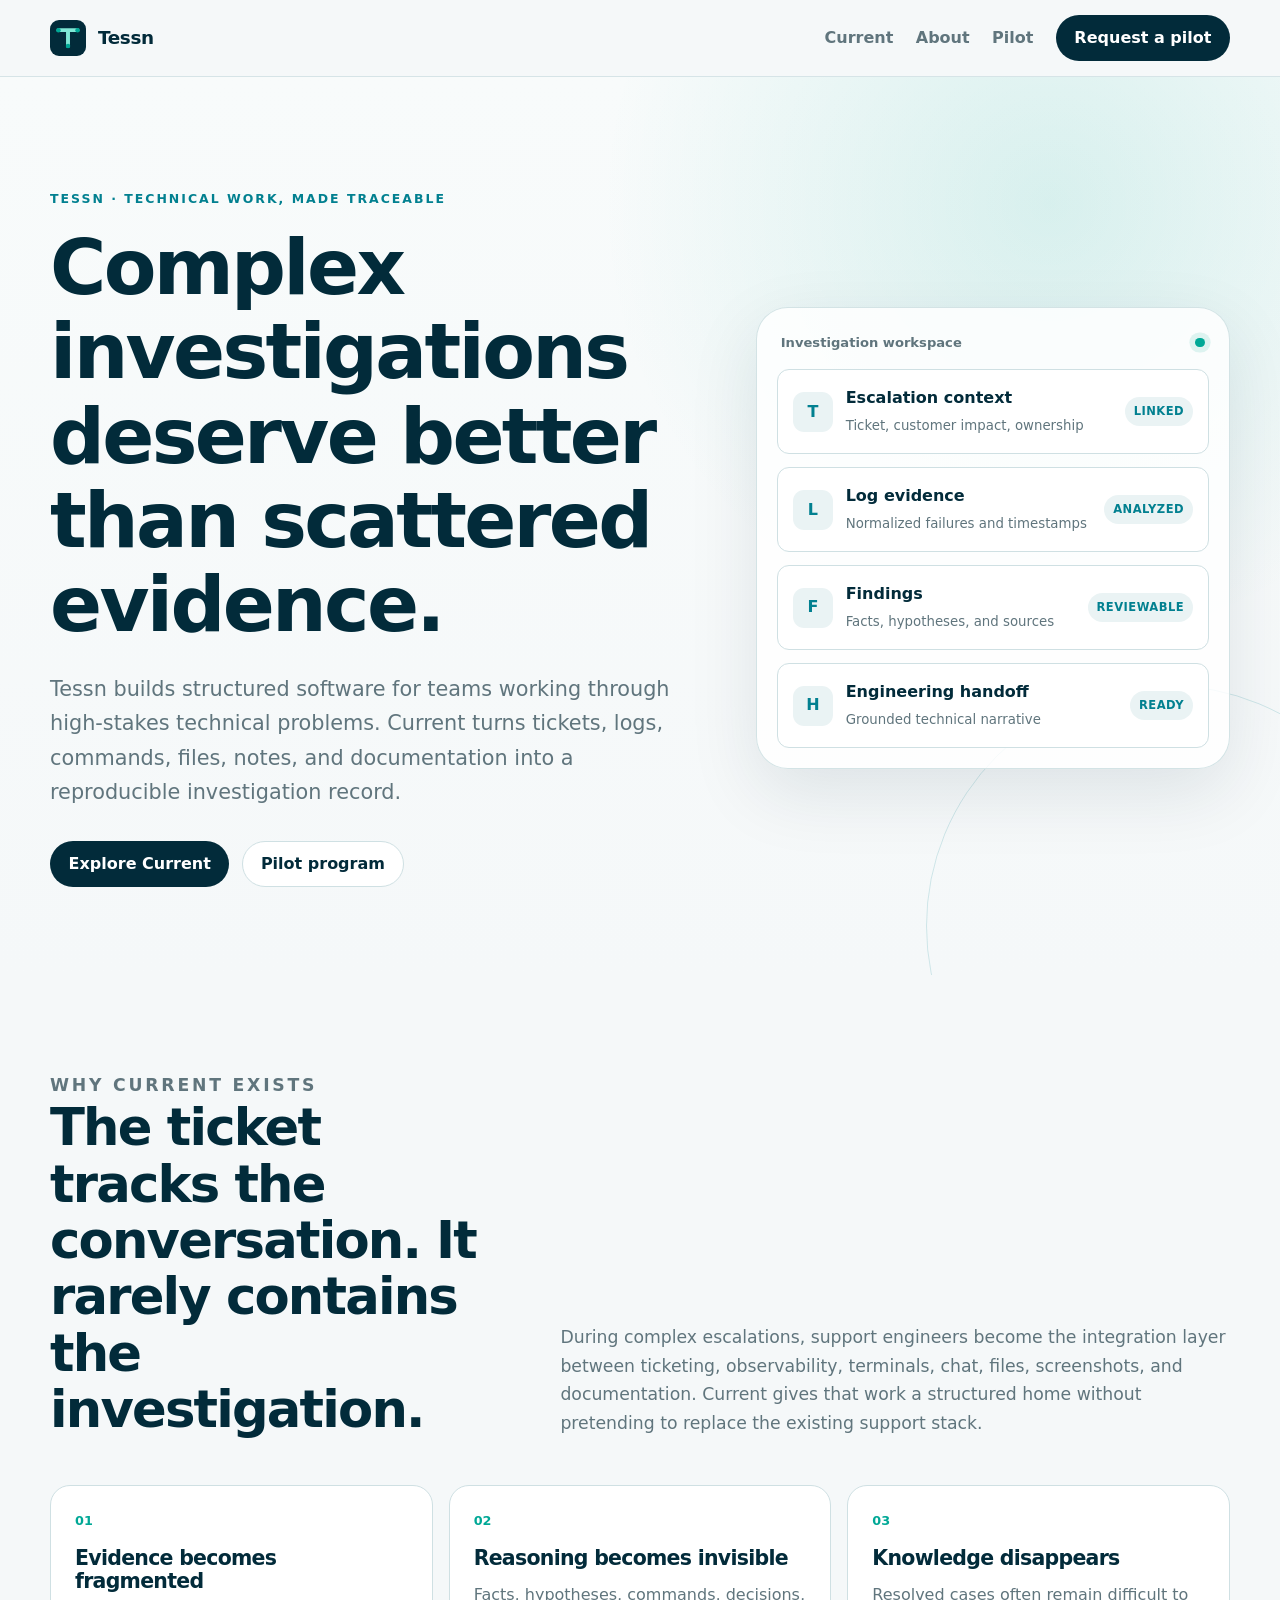
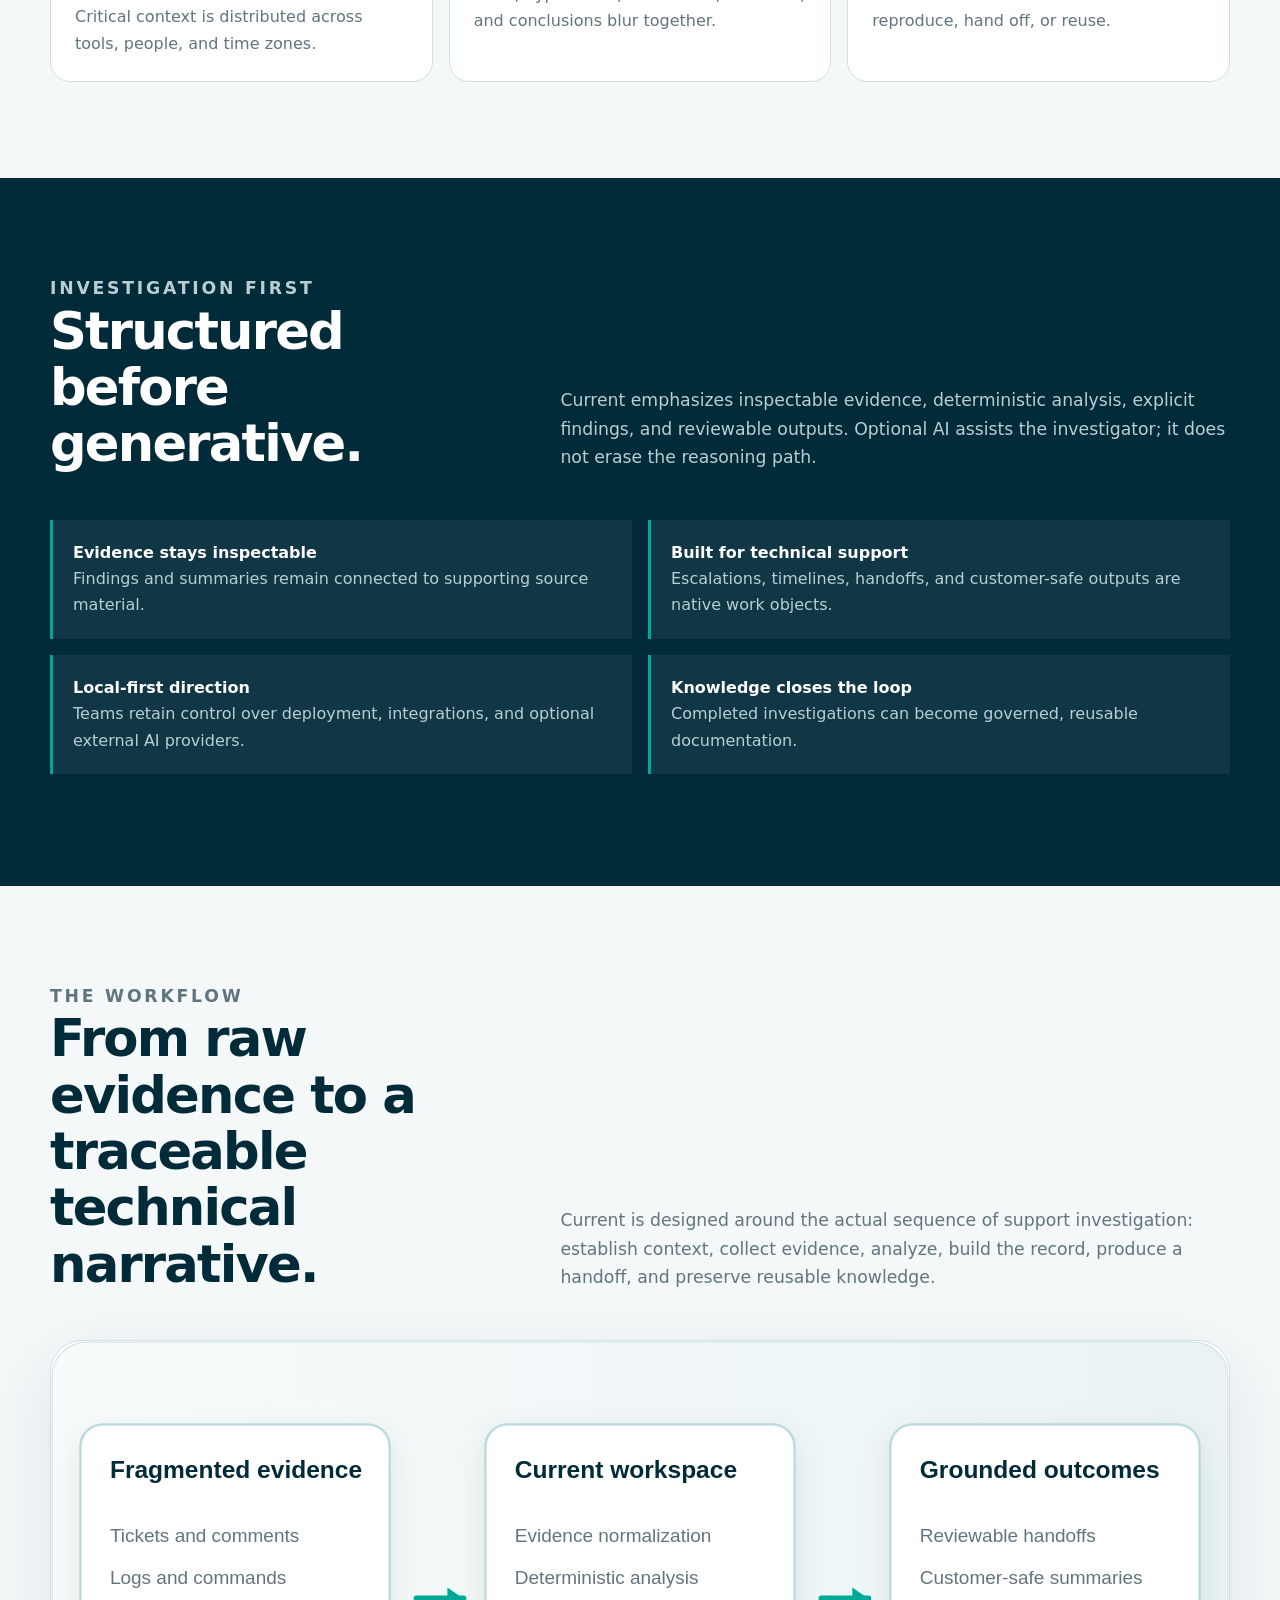
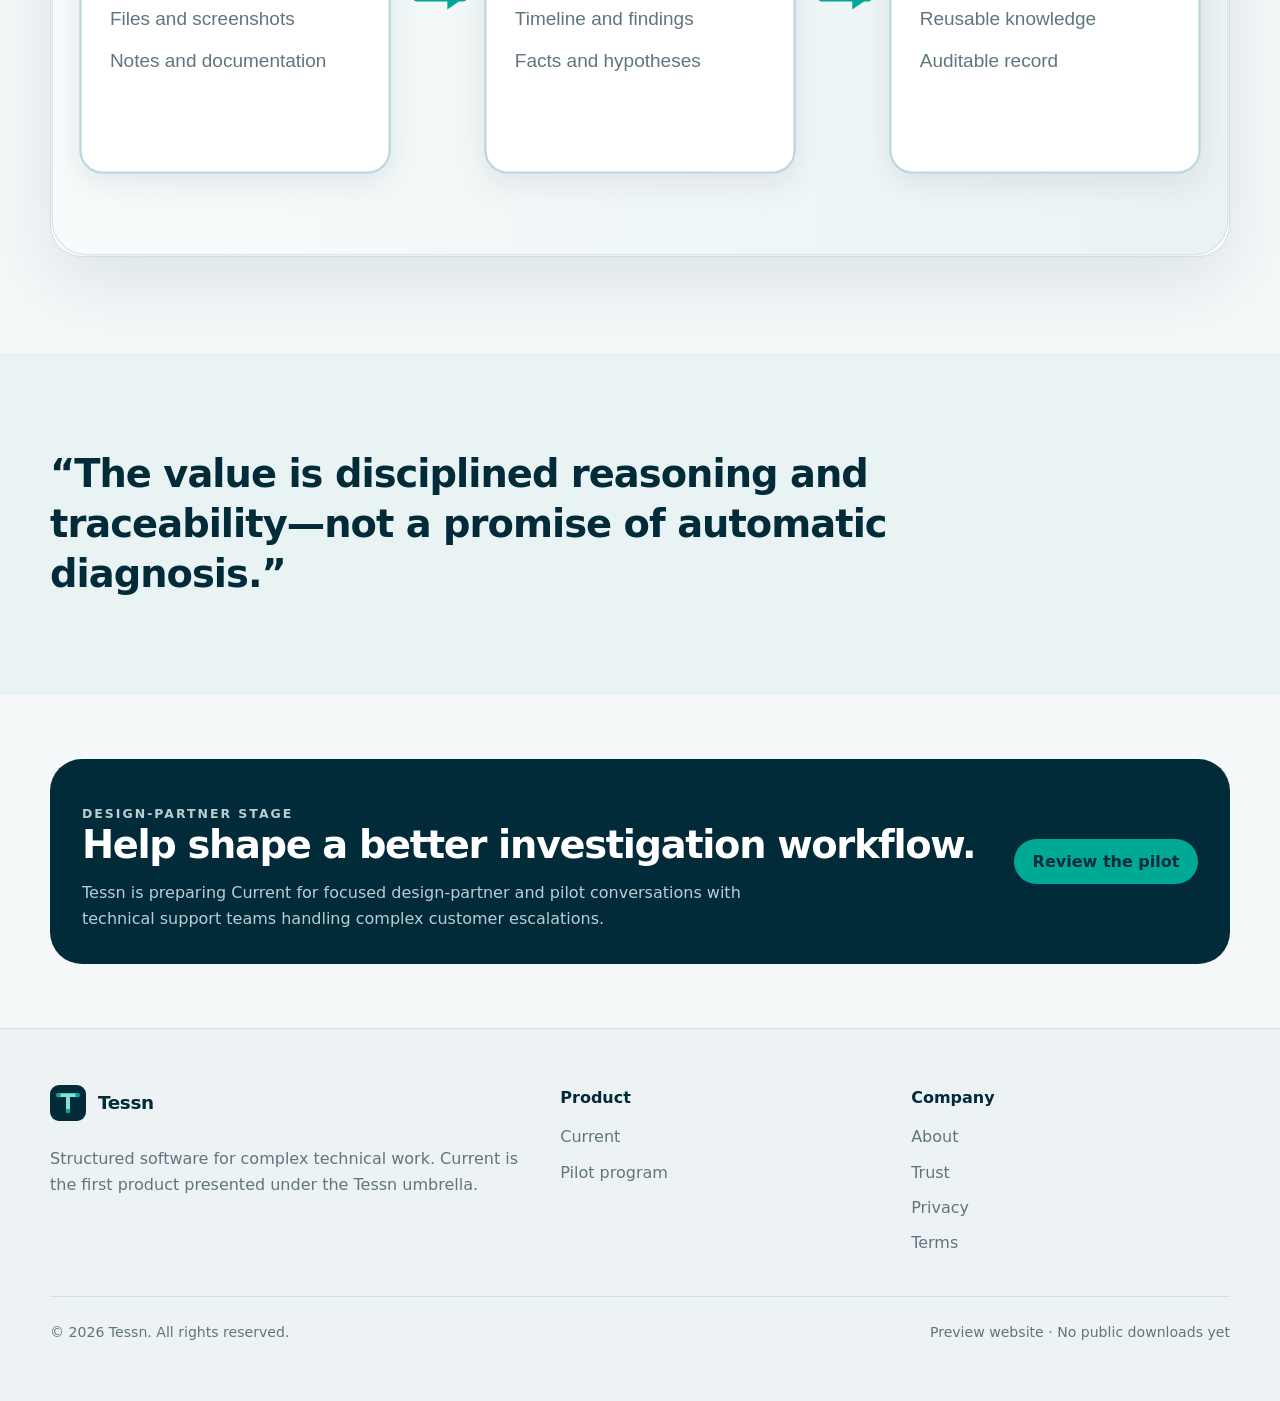
<file: site/index.html>
<!doctype html>
<html lang="en">
<head>
  <meta charset="utf-8">
  <meta name="viewport" content="width=device-width, initial-scale=1">
  <meta name="description" content="Tessn builds structured software for complex technical work. Meet Current, the support investigation platform for complex escalations.">
  <meta name="robots" content="noindex,nofollow">
  <title>Tessn — Structured software for complex technical work</title>
  <link rel="icon" href="assets/images/tessn-mark.svg" type="image/svg+xml">
  <link rel="stylesheet" href="assets/css/site.css">
  <script src="assets/js/site.js" defer></script>
</head>
<body>
  <a class="skip-link" href="#main">Skip to content</a>
  <header class="site-header">
    <div class="container nav-shell">
      <a class="brand" href="./" aria-label="Tessn home"><img src="assets/images/tessn-mark.svg" alt=""><span>Tessn</span></a>
      <button class="nav-toggle" type="button" data-nav-toggle aria-expanded="false" aria-controls="site-nav">Menu</button>
      <nav class="site-nav" id="site-nav" data-site-nav data-open="false" aria-label="Primary navigation">
        <a href="current/">Current</a>
        <a href="about/">About</a>
        <a href="pilot/">Pilot</a>
        <a class="button" href="pilot/">Request a pilot</a>
      </nav>
    </div>
  </header>

  <main id="main">
    <section class="hero">
      <div class="container hero-grid">
        <div>
          <p class="eyebrow">Tessn · Technical work, made traceable</p>
          <h1>Complex investigations deserve better than scattered evidence.</h1>
          <p class="lede">Tessn builds structured software for teams working through high-stakes technical problems. Current turns tickets, logs, commands, files, notes, and documentation into a reproducible investigation record.</p>
          <div class="hero-actions">
            <a class="button" href="current/">Explore Current</a>
            <a class="button secondary" href="pilot/">Pilot program</a>
          </div>
        </div>
        <div class="hero-panel" aria-label="Example investigation evidence">
          <div class="hero-panel-header"><span>Investigation workspace</span><span class="status-dot" aria-hidden="true"></span></div>
          <div class="evidence-stack">
            <div class="evidence-row"><span class="evidence-icon">T</span><span><strong>Escalation context</strong><small>Ticket, customer impact, ownership</small></span><span class="tag">linked</span></div>
            <div class="evidence-row"><span class="evidence-icon">L</span><span><strong>Log evidence</strong><small>Normalized failures and timestamps</small></span><span class="tag">analyzed</span></div>
            <div class="evidence-row"><span class="evidence-icon">F</span><span><strong>Findings</strong><small>Facts, hypotheses, and sources</small></span><span class="tag">reviewable</span></div>
            <div class="evidence-row"><span class="evidence-icon">H</span><span><strong>Engineering handoff</strong><small>Grounded technical narrative</small></span><span class="tag">ready</span></div>
          </div>
        </div>
      </div>
    </section>

    <section class="section">
      <div class="container">
        <div class="section-heading">
          <div><p class="eyebrow">Why Current exists</p><h2>The ticket tracks the conversation. It rarely contains the investigation.</h2></div>
          <p>During complex escalations, support engineers become the integration layer between ticketing, observability, terminals, chat, files, screenshots, and documentation. Current gives that work a structured home without pretending to replace the existing support stack.</p>
        </div>
        <div class="cards">
          <article class="card"><span class="number">01</span><h3>Evidence becomes fragmented</h3><p>Critical context is distributed across tools, people, and time zones.</p></article>
          <article class="card"><span class="number">02</span><h3>Reasoning becomes invisible</h3><p>Facts, hypotheses, commands, decisions, and conclusions blur together.</p></article>
          <article class="card"><span class="number">03</span><h3>Knowledge disappears</h3><p>Resolved cases often remain difficult to reproduce, hand off, or reuse.</p></article>
        </div>
      </div>
    </section>

    <section class="section dark">
      <div class="container">
        <div class="section-heading">
          <div><p class="eyebrow">Investigation first</p><h2>Structured before generative.</h2></div>
          <p>Current emphasizes inspectable evidence, deterministic analysis, explicit findings, and reviewable outputs. Optional AI assists the investigator; it does not erase the reasoning path.</p>
        </div>
        <ul class="feature-list">
          <li><strong>Evidence stays inspectable</strong><span>Findings and summaries remain connected to supporting source material.</span></li>
          <li><strong>Built for technical support</strong><span>Escalations, timelines, handoffs, and customer-safe outputs are native work objects.</span></li>
          <li><strong>Local-first direction</strong><span>Teams retain control over deployment, integrations, and optional external AI providers.</span></li>
          <li><strong>Knowledge closes the loop</strong><span>Completed investigations can become governed, reusable documentation.</span></li>
        </ul>
      </div>
    </section>

    <section class="section">
      <div class="container">
        <div class="section-heading">
          <div><p class="eyebrow">The workflow</p><h2>From raw evidence to a traceable technical narrative.</h2></div>
          <p>Current is designed around the actual sequence of support investigation: establish context, collect evidence, analyze, build the record, produce a handoff, and preserve reusable knowledge.</p>
        </div>
        <div class="workflow-image"><img src="assets/images/current-workflow.svg" alt="Evidence flows through the Current workspace into grounded handoffs and reusable knowledge."></div>
      </div>
    </section>

    <section class="section pale">
      <div class="container">
        <p class="quote">“The value is disciplined reasoning and traceability—not a promise of automatic diagnosis.”</p>
      </div>
    </section>

    <section class="section compact">
      <div class="container callout">
        <div><p class="eyebrow">Design-partner stage</p><h2>Help shape a better investigation workflow.</h2><p>Tessn is preparing Current for focused design-partner and pilot conversations with technical support teams handling complex customer escalations.</p></div>
        <a class="button aqua" href="pilot/">Review the pilot</a>
      </div>
    </section>
  </main>

  <footer class="site-footer">
    <div class="container">
      <div class="footer-grid">
        <div><a class="brand" href="./"><img src="assets/images/tessn-mark.svg" alt=""><span>Tessn</span></a><p>Structured software for complex technical work. Current is the first product presented under the Tessn umbrella.</p></div>
        <div class="footer-links"><strong>Product</strong><a href="current/">Current</a><a href="pilot/">Pilot program</a></div>
        <div class="footer-links"><strong>Company</strong><a href="about/">About</a><a href="trust/">Trust</a><a href="privacy/">Privacy</a><a href="terms/">Terms</a></div>
      </div>
      <div class="footer-bottom"><span>© <span data-current-year></span> Tessn. All rights reserved.</span><span>Preview website · No public downloads yet</span></div>
    </div>
  </footer>
</body>
</html>
</file>
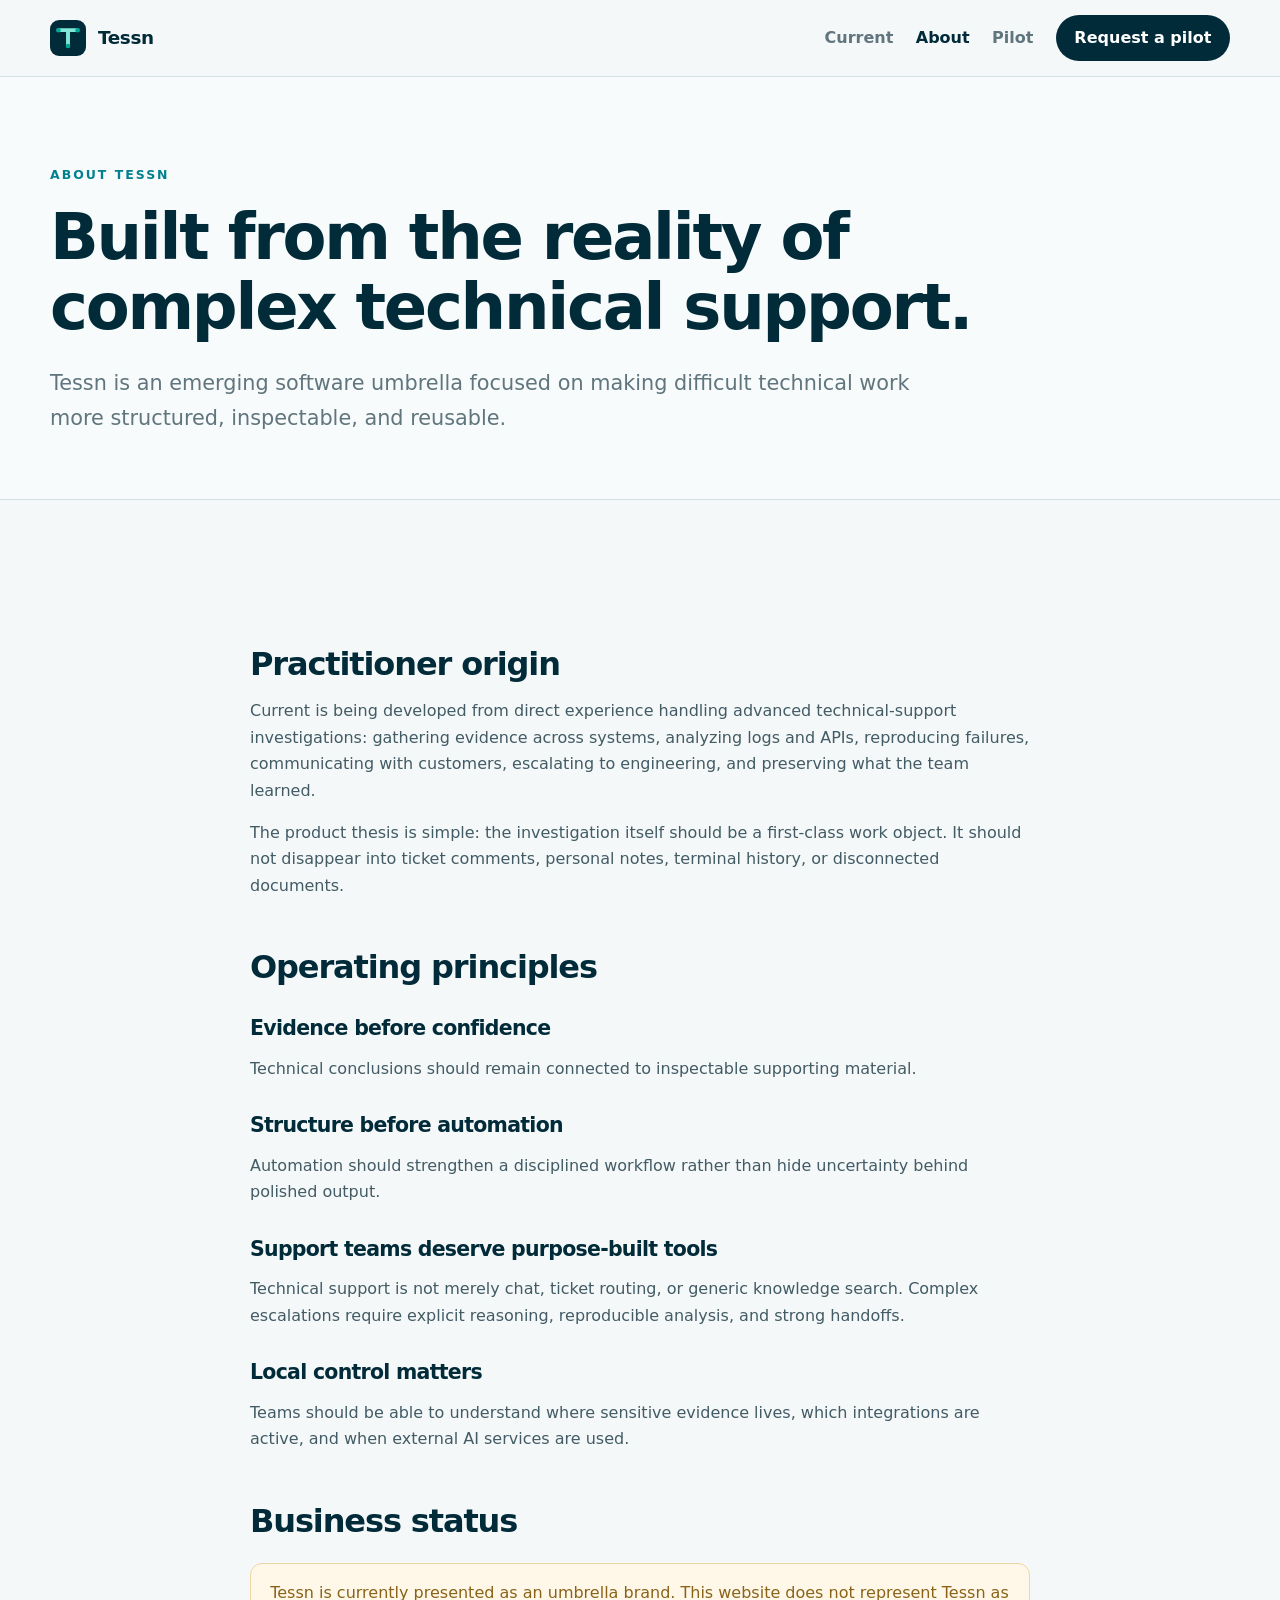
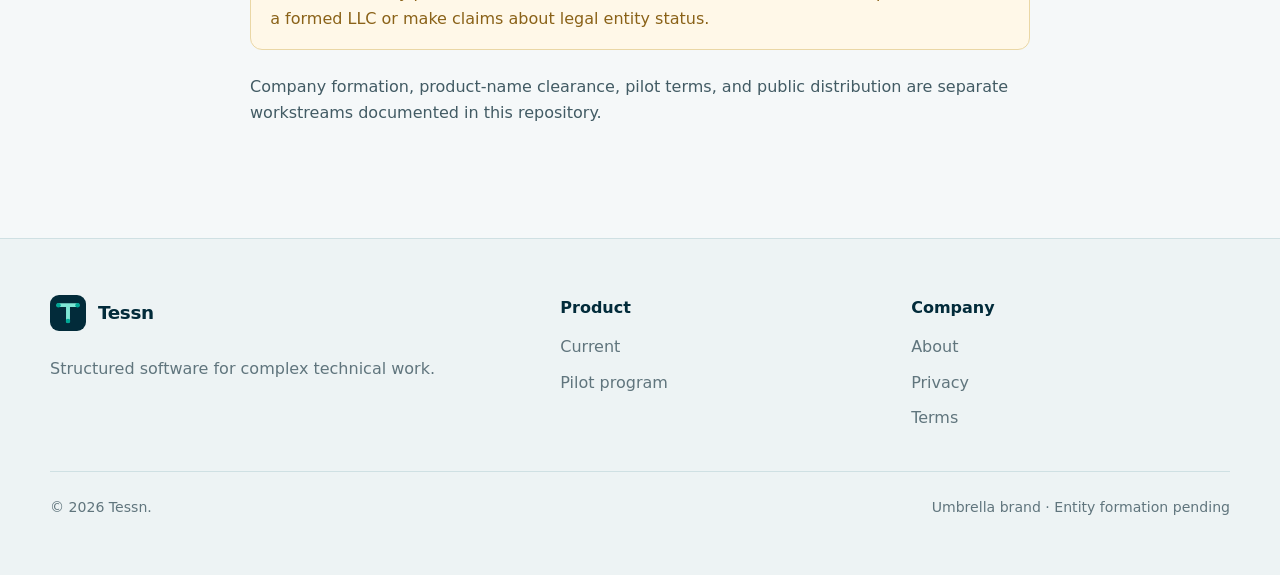
<file: site/about/index.html>
<!doctype html>
<html lang="en">
<head>
  <meta charset="utf-8">
  <meta name="viewport" content="width=device-width, initial-scale=1">
  <meta name="description" content="About Tessn and the practitioner experience behind Current.">
  <meta name="robots" content="noindex,nofollow">
  <title>About Tessn</title>
  <link rel="icon" href="../assets/images/tessn-mark.svg" type="image/svg+xml">
  <link rel="stylesheet" href="../assets/css/site.css">
  <script src="../assets/js/site.js" defer></script>
</head>
<body>
  <a class="skip-link" href="#main">Skip to content</a>
  <header class="site-header"><div class="container nav-shell"><a class="brand" href="../"><img src="../assets/images/tessn-mark.svg" alt=""><span>Tessn</span></a><button class="nav-toggle" type="button" data-nav-toggle aria-expanded="false" aria-controls="site-nav">Menu</button><nav class="site-nav" id="site-nav" data-site-nav data-open="false" aria-label="Primary navigation"><a href="../current/">Current</a><a href="./" aria-current="page">About</a><a href="../pilot/">Pilot</a><a class="button" href="../pilot/">Request a pilot</a></nav></div></header>
  <main id="main">
    <section class="page-hero"><div class="container"><p class="eyebrow">About Tessn</p><h1>Built from the reality of complex technical support.</h1><p class="lede">Tessn is an emerging software umbrella focused on making difficult technical work more structured, inspectable, and reusable.</p></div></section>
    <section class="section"><article class="prose"><h2>Practitioner origin</h2><p>Current is being developed from direct experience handling advanced technical-support investigations: gathering evidence across systems, analyzing logs and APIs, reproducing failures, communicating with customers, escalating to engineering, and preserving what the team learned.</p><p>The product thesis is simple: the investigation itself should be a first-class work object. It should not disappear into ticket comments, personal notes, terminal history, or disconnected documents.</p><h2>Operating principles</h2><h3>Evidence before confidence</h3><p>Technical conclusions should remain connected to inspectable supporting material.</p><h3>Structure before automation</h3><p>Automation should strengthen a disciplined workflow rather than hide uncertainty behind polished output.</p><h3>Support teams deserve purpose-built tools</h3><p>Technical support is not merely chat, ticket routing, or generic knowledge search. Complex escalations require explicit reasoning, reproducible analysis, and strong handoffs.</p><h3>Local control matters</h3><p>Teams should be able to understand where sensitive evidence lives, which integrations are active, and when external AI services are used.</p><h2>Business status</h2><div class="notice">Tessn is currently presented as an umbrella brand. This website does not represent Tessn as a formed LLC or make claims about legal entity status.</div><p>Company formation, product-name clearance, pilot terms, and public distribution are separate workstreams documented in this repository.</p></article></section>
  </main>
  <footer class="site-footer"><div class="container"><div class="footer-grid"><div><a class="brand" href="../"><img src="../assets/images/tessn-mark.svg" alt=""><span>Tessn</span></a><p>Structured software for complex technical work.</p></div><div class="footer-links"><strong>Product</strong><a href="../current/">Current</a><a href="../pilot/">Pilot program</a></div><div class="footer-links"><strong>Company</strong><a href="./">About</a><a href="../privacy/">Privacy</a><a href="../terms/">Terms</a></div></div><div class="footer-bottom"><span>© <span data-current-year></span> Tessn.</span><span>Umbrella brand · Entity formation pending</span></div></div></footer>
</body>
</html>
</file>
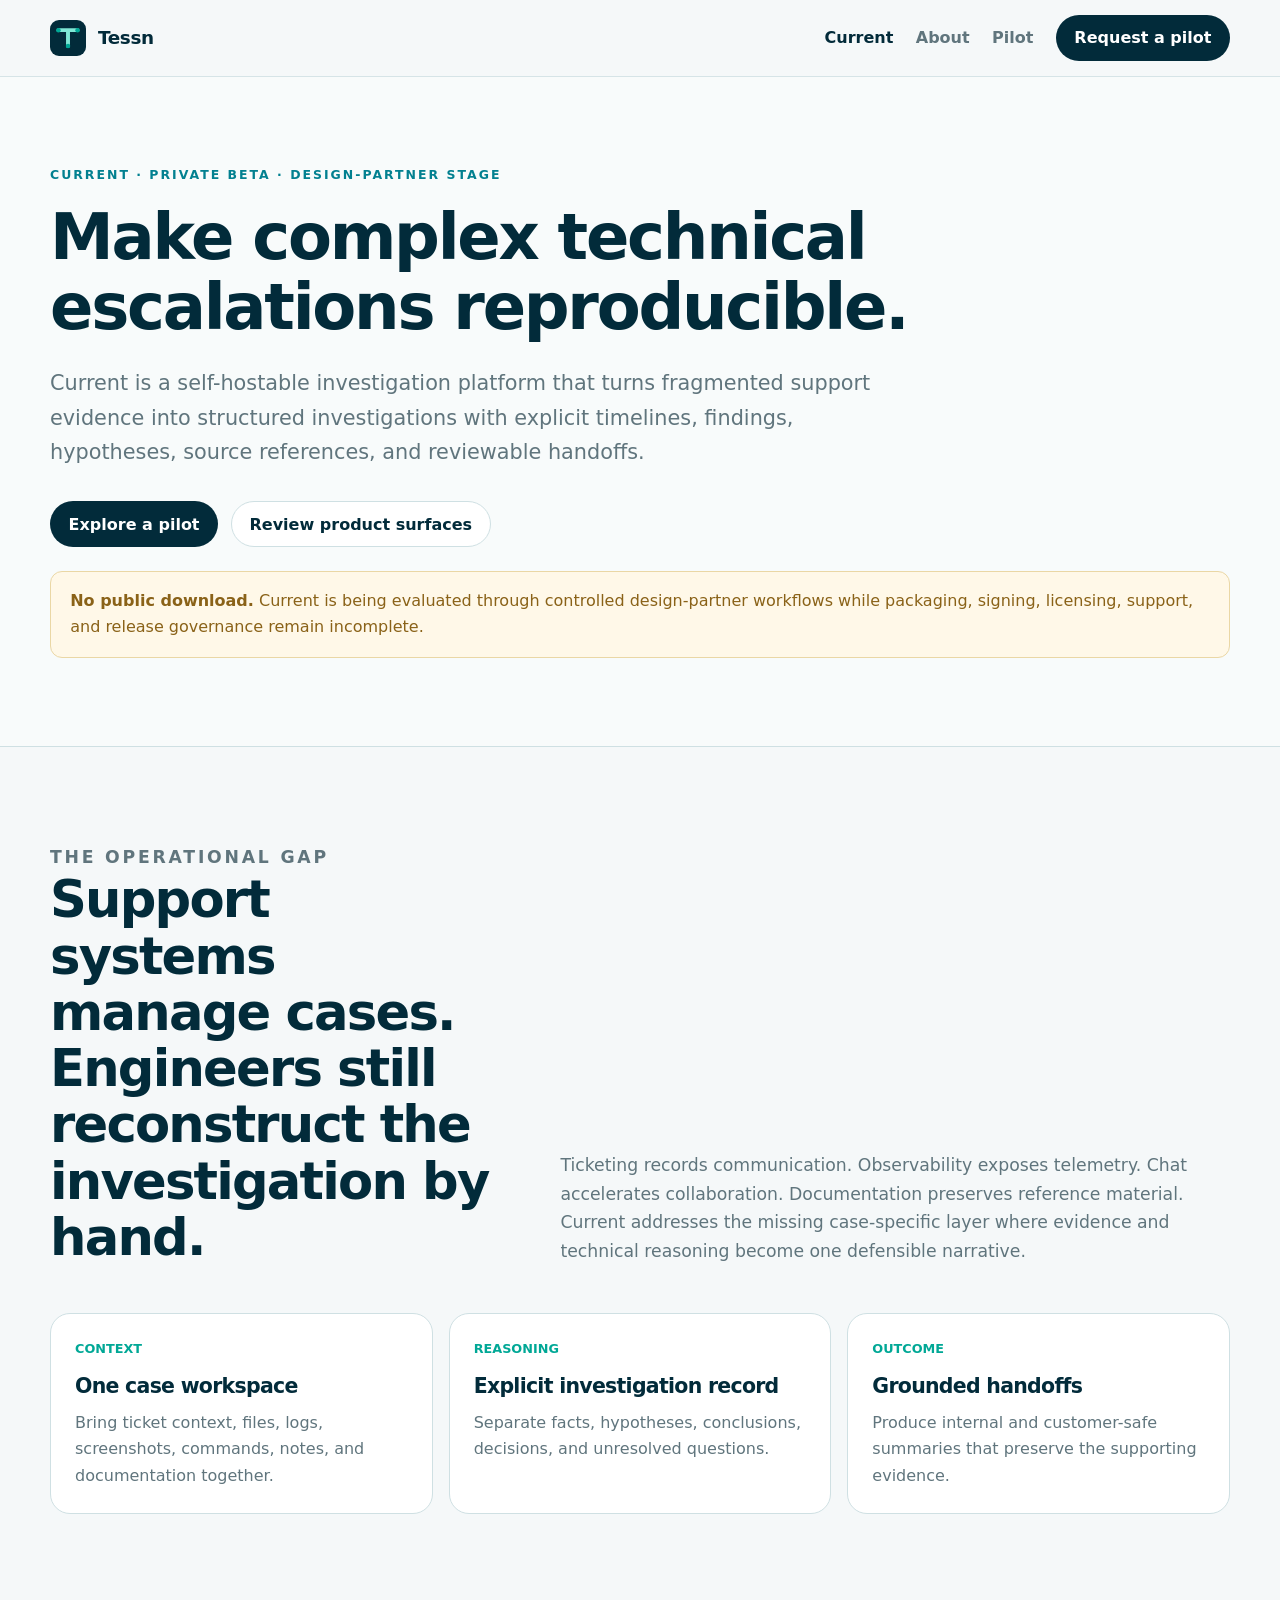
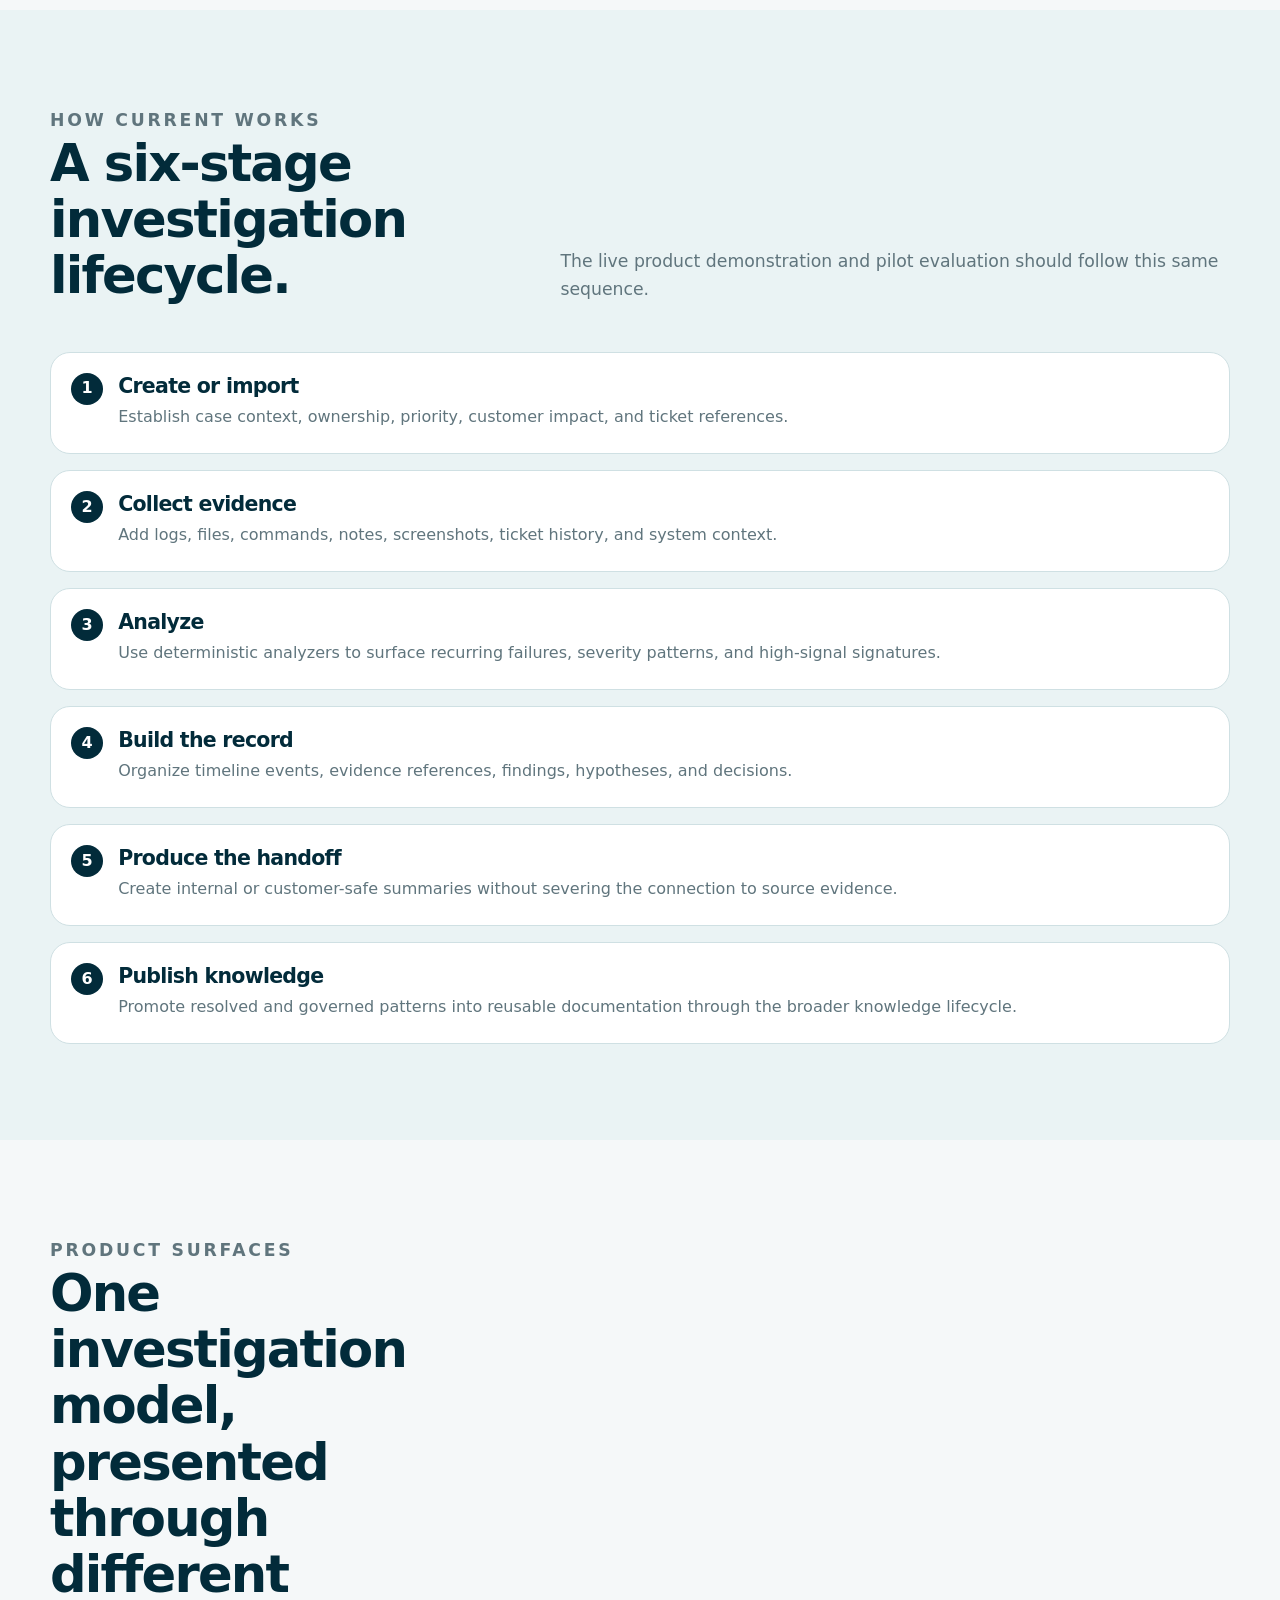
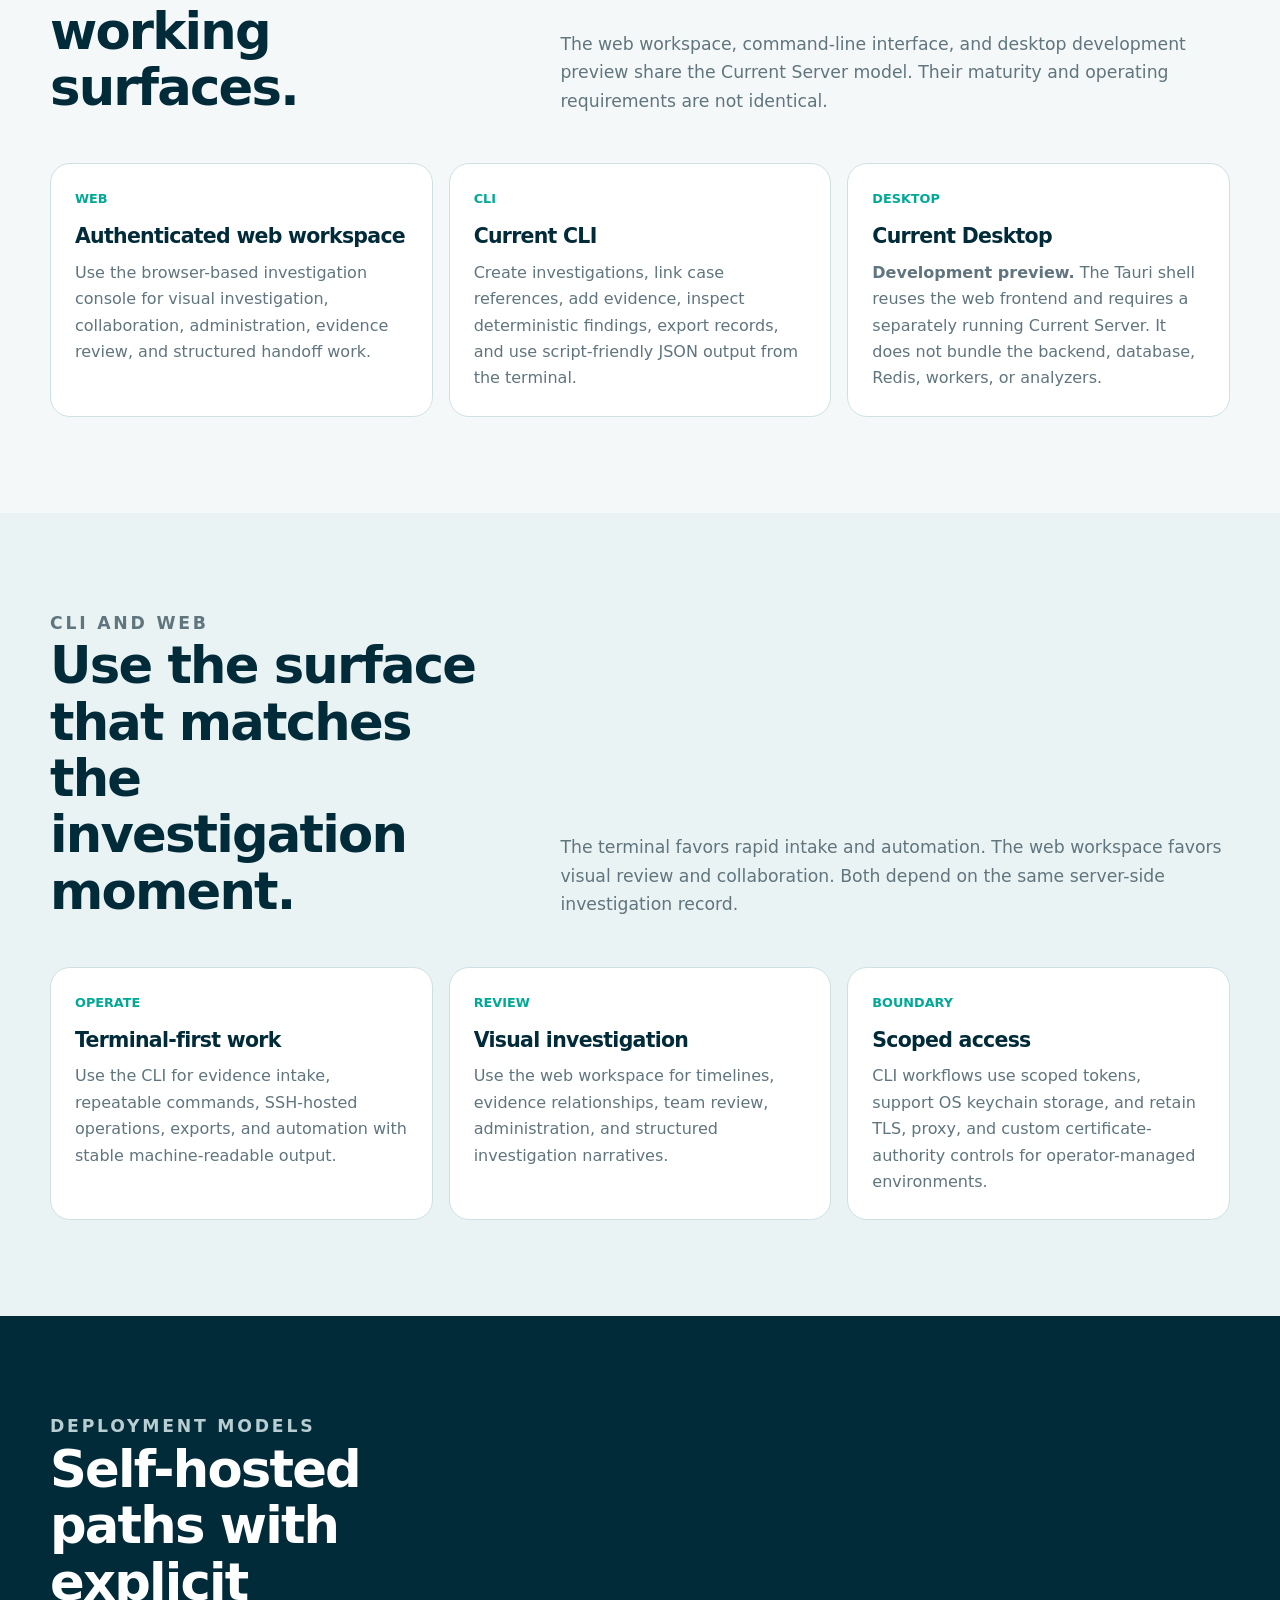
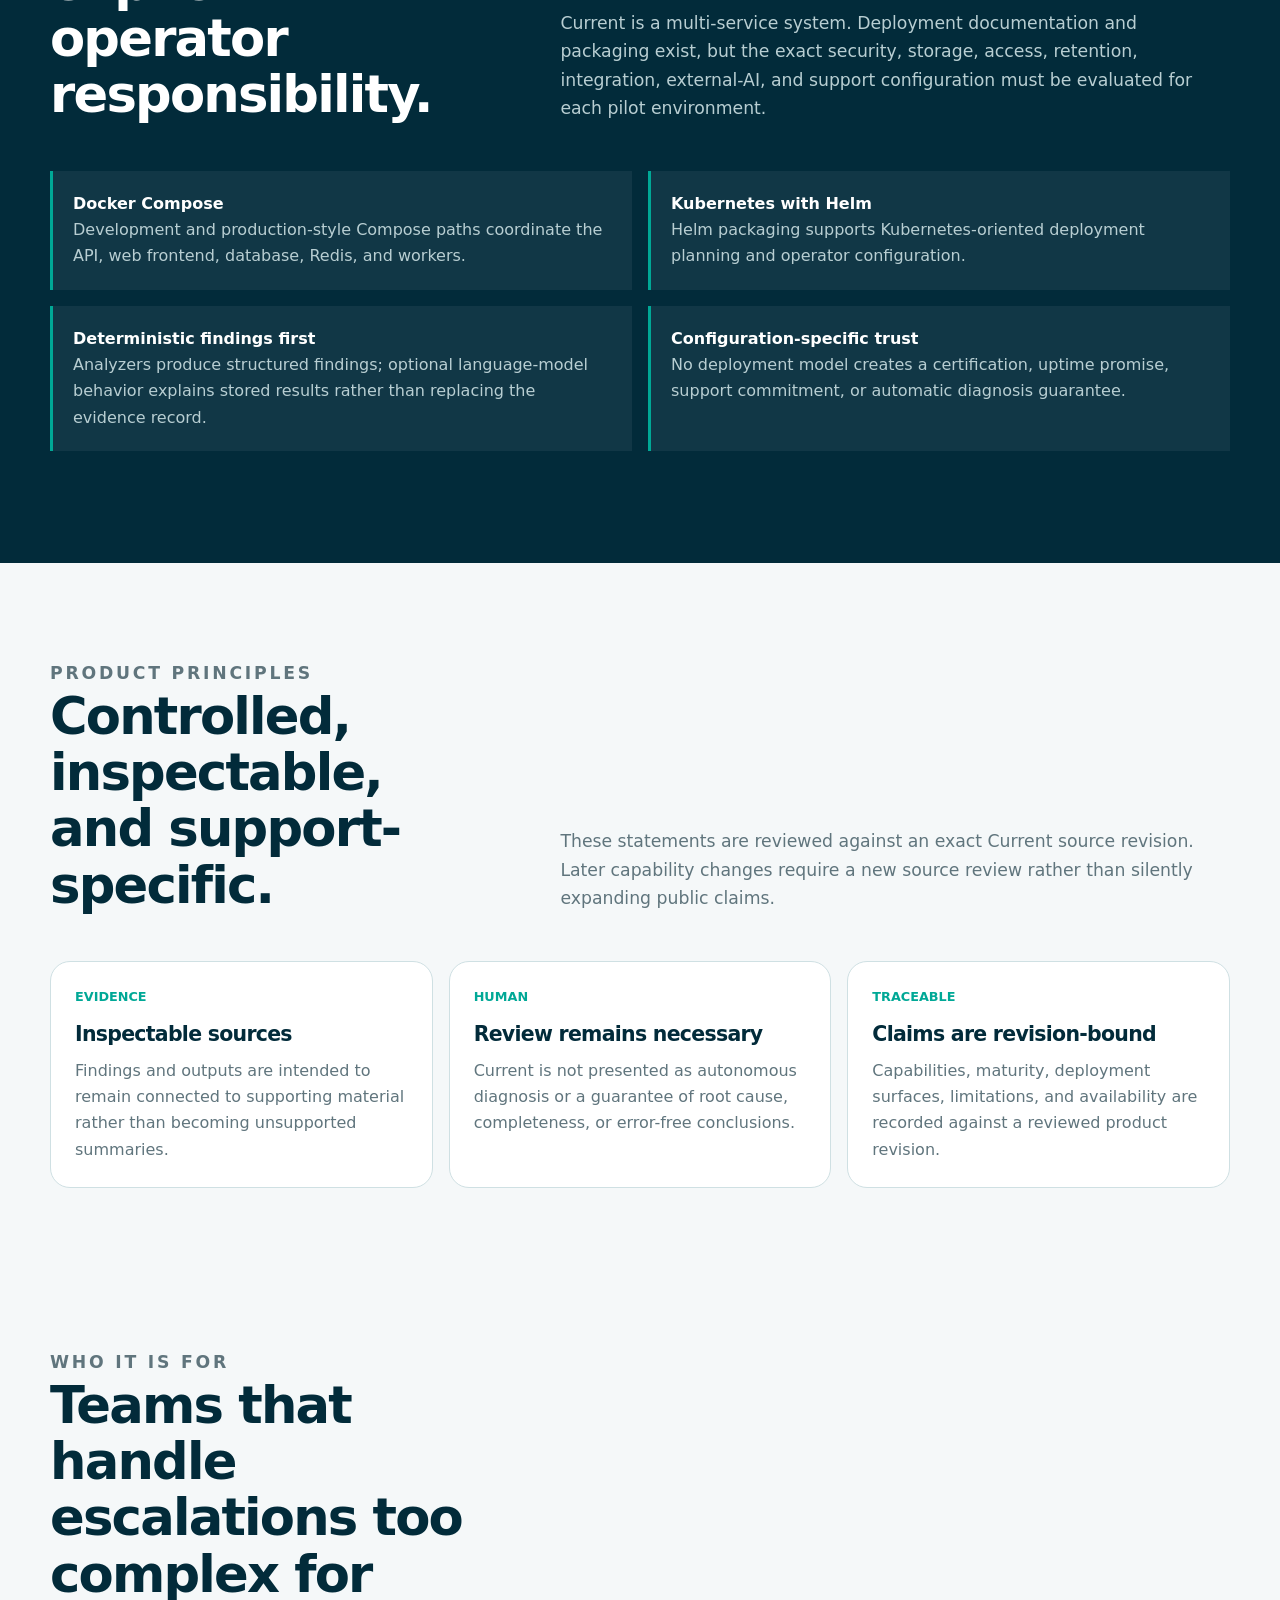
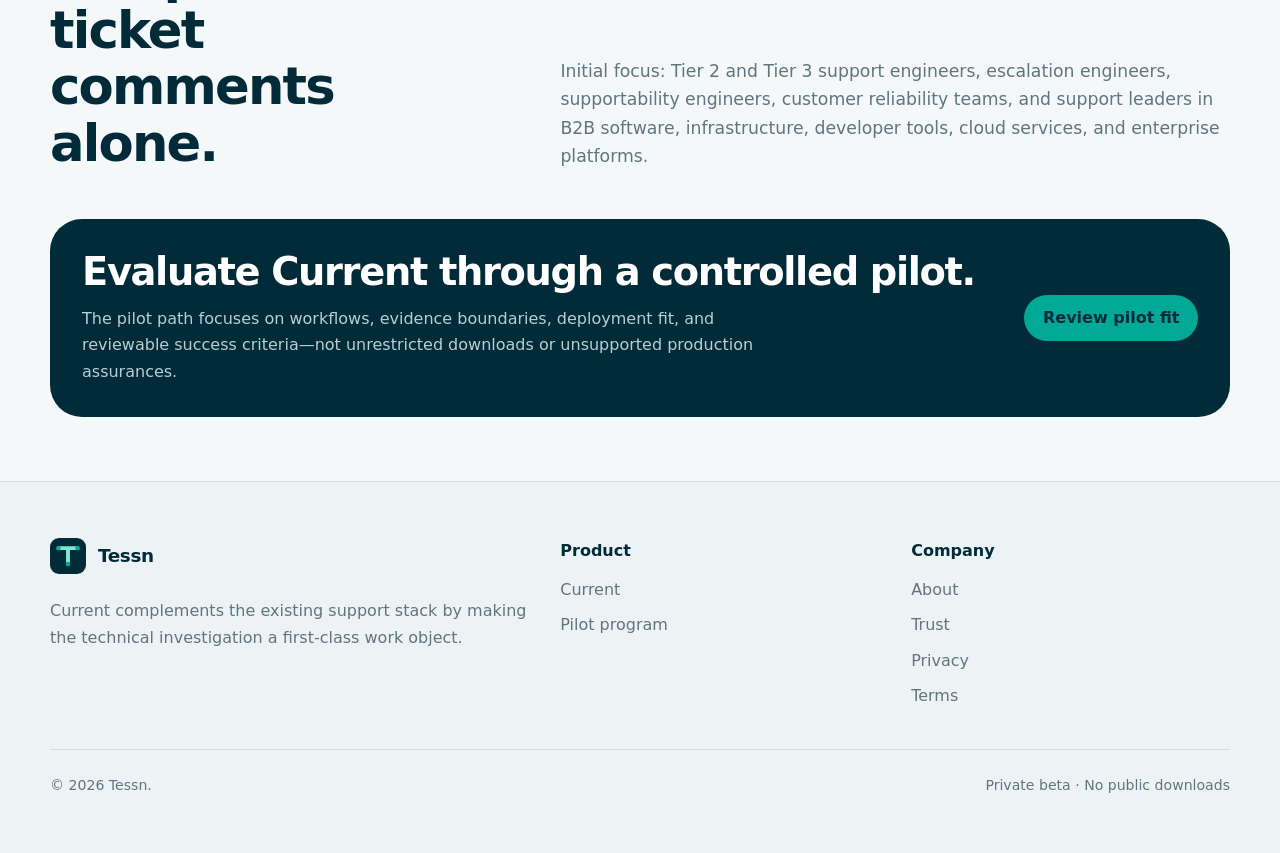
<file: site/current/index.html>
<!doctype html>
<html lang="en">
<head>
  <meta charset="utf-8">
  <meta name="viewport" content="width=device-width, initial-scale=1">
  <meta name="description" content="Current is a private-beta support investigation platform with web, CLI, and self-hosted deployment surfaces.">
  <meta name="robots" content="noindex,nofollow">
  <title>Current — Support investigation platform</title>
  <link rel="icon" href="../assets/images/tessn-mark.svg" type="image/svg+xml">
  <link rel="stylesheet" href="../assets/css/site.css">
  <script src="../assets/js/site.js" defer></script>
</head>
<body>
  <a class="skip-link" href="#main">Skip to content</a>
  <header class="site-header">
    <div class="container nav-shell">
      <a class="brand" href="../"><img src="../assets/images/tessn-mark.svg" alt=""><span>Tessn</span></a>
      <button class="nav-toggle" type="button" data-nav-toggle aria-expanded="false" aria-controls="site-nav">Menu</button>
      <nav class="site-nav" id="site-nav" data-site-nav data-open="false" aria-label="Primary navigation">
        <a href="./" aria-current="page">Current</a>
        <a href="../about/">About</a>
        <a href="../pilot/">Pilot</a>
        <a class="button" href="../pilot/">Request a pilot</a>
      </nav>
    </div>
  </header>

  <main id="main">
    <section class="page-hero">
      <div class="container">
        <p class="eyebrow">Current · Private beta · Design-partner stage</p>
        <h1>Make complex technical escalations reproducible.</h1>
        <p class="lede">Current is a self-hostable investigation platform that turns fragmented support evidence into structured investigations with explicit timelines, findings, hypotheses, source references, and reviewable handoffs.</p>
        <div class="inline-actions">
          <a class="button" href="../pilot/">Explore a pilot</a>
          <a class="button secondary" href="#surfaces">Review product surfaces</a>
        </div>
        <div class="notice"><strong>No public download.</strong> Current is being evaluated through controlled design-partner workflows while packaging, signing, licensing, support, and release governance remain incomplete.</div>
      </div>
    </section>

    <section class="section">
      <div class="container">
        <div class="section-heading">
          <div><p class="eyebrow">The operational gap</p><h2>Support systems manage cases. Engineers still reconstruct the investigation by hand.</h2></div>
          <p>Ticketing records communication. Observability exposes telemetry. Chat accelerates collaboration. Documentation preserves reference material. Current addresses the missing case-specific layer where evidence and technical reasoning become one defensible narrative.</p>
        </div>
        <div class="cards">
          <article class="card"><span class="number">CONTEXT</span><h3>One case workspace</h3><p>Bring ticket context, files, logs, screenshots, commands, notes, and documentation together.</p></article>
          <article class="card"><span class="number">REASONING</span><h3>Explicit investigation record</h3><p>Separate facts, hypotheses, conclusions, decisions, and unresolved questions.</p></article>
          <article class="card"><span class="number">OUTCOME</span><h3>Grounded handoffs</h3><p>Produce internal and customer-safe summaries that preserve the supporting evidence.</p></article>
        </div>
      </div>
    </section>

    <section class="section pale" id="workflow">
      <div class="container">
        <div class="section-heading">
          <div><p class="eyebrow">How Current works</p><h2>A six-stage investigation lifecycle.</h2></div>
          <p>The live product demonstration and pilot evaluation should follow this same sequence.</p>
        </div>
        <div class="steps">
          <article class="step"><h3>Create or import</h3><p>Establish case context, ownership, priority, customer impact, and ticket references.</p></article>
          <article class="step"><h3>Collect evidence</h3><p>Add logs, files, commands, notes, screenshots, ticket history, and system context.</p></article>
          <article class="step"><h3>Analyze</h3><p>Use deterministic analyzers to surface recurring failures, severity patterns, and high-signal signatures.</p></article>
          <article class="step"><h3>Build the record</h3><p>Organize timeline events, evidence references, findings, hypotheses, and decisions.</p></article>
          <article class="step"><h3>Produce the handoff</h3><p>Create internal or customer-safe summaries without severing the connection to source evidence.</p></article>
          <article class="step"><h3>Publish knowledge</h3><p>Promote resolved and governed patterns into reusable documentation through the broader knowledge lifecycle.</p></article>
        </div>
      </div>
    </section>

    <section class="section" id="surfaces">
      <div class="container">
        <div class="section-heading">
          <div><p class="eyebrow">Product surfaces</p><h2>One investigation model, presented through different working surfaces.</h2></div>
          <p>The web workspace, command-line interface, and desktop development preview share the Current Server model. Their maturity and operating requirements are not identical.</p>
        </div>
        <div class="cards">
          <article class="card"><span class="number">WEB</span><h3>Authenticated web workspace</h3><p>Use the browser-based investigation console for visual investigation, collaboration, administration, evidence review, and structured handoff work.</p></article>
          <article class="card"><span class="number">CLI</span><h3>Current CLI</h3><p>Create investigations, link case references, add evidence, inspect deterministic findings, export records, and use script-friendly JSON output from the terminal.</p></article>
          <article class="card"><span class="number">DESKTOP</span><h3>Current Desktop</h3><p><strong>Development preview.</strong> The Tauri shell reuses the web frontend and requires a separately running Current Server. It does not bundle the backend, database, Redis, workers, or analyzers.</p></article>
        </div>
      </div>
    </section>

    <section class="section pale">
      <div class="container">
        <div class="section-heading">
          <div><p class="eyebrow">CLI and web</p><h2>Use the surface that matches the investigation moment.</h2></div>
          <p>The terminal favors rapid intake and automation. The web workspace favors visual review and collaboration. Both depend on the same server-side investigation record.</p>
        </div>
        <div class="cards">
          <article class="card"><span class="number">OPERATE</span><h3>Terminal-first work</h3><p>Use the CLI for evidence intake, repeatable commands, SSH-hosted operations, exports, and automation with stable machine-readable output.</p></article>
          <article class="card"><span class="number">REVIEW</span><h3>Visual investigation</h3><p>Use the web workspace for timelines, evidence relationships, team review, administration, and structured investigation narratives.</p></article>
          <article class="card"><span class="number">BOUNDARY</span><h3>Scoped access</h3><p>CLI workflows use scoped tokens, support OS keychain storage, and retain TLS, proxy, and custom certificate-authority controls for operator-managed environments.</p></article>
        </div>
      </div>
    </section>

    <section class="section dark">
      <div class="container">
        <div class="section-heading">
          <div><p class="eyebrow">Deployment models</p><h2>Self-hosted paths with explicit operator responsibility.</h2></div>
          <p>Current is a multi-service system. Deployment documentation and packaging exist, but the exact security, storage, access, retention, integration, external-AI, and support configuration must be evaluated for each pilot environment.</p>
        </div>
        <ul class="feature-list">
          <li><strong>Docker Compose</strong><span>Development and production-style Compose paths coordinate the API, web frontend, database, Redis, and workers.</span></li>
          <li><strong>Kubernetes with Helm</strong><span>Helm packaging supports Kubernetes-oriented deployment planning and operator configuration.</span></li>
          <li><strong>Deterministic findings first</strong><span>Analyzers produce structured findings; optional language-model behavior explains stored results rather than replacing the evidence record.</span></li>
          <li><strong>Configuration-specific trust</strong><span>No deployment model creates a certification, uptime promise, support commitment, or automatic diagnosis guarantee.</span></li>
        </ul>
      </div>
    </section>

    <section class="section">
      <div class="container">
        <div class="section-heading">
          <div><p class="eyebrow">Product principles</p><h2>Controlled, inspectable, and support-specific.</h2></div>
          <p>These statements are reviewed against an exact Current source revision. Later capability changes require a new source review rather than silently expanding public claims.</p>
        </div>
        <div class="cards">
          <article class="card"><span class="number">EVIDENCE</span><h3>Inspectable sources</h3><p>Findings and outputs are intended to remain connected to supporting material rather than becoming unsupported summaries.</p></article>
          <article class="card"><span class="number">HUMAN</span><h3>Review remains necessary</h3><p>Current is not presented as autonomous diagnosis or a guarantee of root cause, completeness, or error-free conclusions.</p></article>
          <article class="card"><span class="number">TRACEABLE</span><h3>Claims are revision-bound</h3><p>Capabilities, maturity, deployment surfaces, limitations, and availability are recorded against a reviewed product revision.</p></article>
        </div>
      </div>
    </section>

    <section class="section compact">
      <div class="container">
        <div class="section-heading">
          <div><p class="eyebrow">Who it is for</p><h2>Teams that handle escalations too complex for ticket comments alone.</h2></div>
          <p>Initial focus: Tier 2 and Tier 3 support engineers, escalation engineers, supportability engineers, customer reliability teams, and support leaders in B2B software, infrastructure, developer tools, cloud services, and enterprise platforms.</p>
        </div>
        <div class="callout">
          <div><h2>Evaluate Current through a controlled pilot.</h2><p>The pilot path focuses on workflows, evidence boundaries, deployment fit, and reviewable success criteria—not unrestricted downloads or unsupported production assurances.</p></div>
          <a class="button aqua" href="../pilot/">Review pilot fit</a>
        </div>
      </div>
    </section>
  </main>

  <footer class="site-footer">
    <div class="container">
      <div class="footer-grid">
        <div><a class="brand" href="../"><img src="../assets/images/tessn-mark.svg" alt=""><span>Tessn</span></a><p>Current complements the existing support stack by making the technical investigation a first-class work object.</p></div>
        <div class="footer-links"><strong>Product</strong><a href="./" aria-current="page">Current</a><a href="../pilot/">Pilot program</a></div>
        <div class="footer-links"><strong>Company</strong><a href="../about/">About</a><a href="../trust/">Trust</a><a href="../privacy/">Privacy</a><a href="../terms/">Terms</a></div>
      </div>
      <div class="footer-bottom"><span>© <span data-current-year></span> Tessn.</span><span>Private beta · No public downloads</span></div>
    </div>
  </footer>
</body>
</html>
</file>
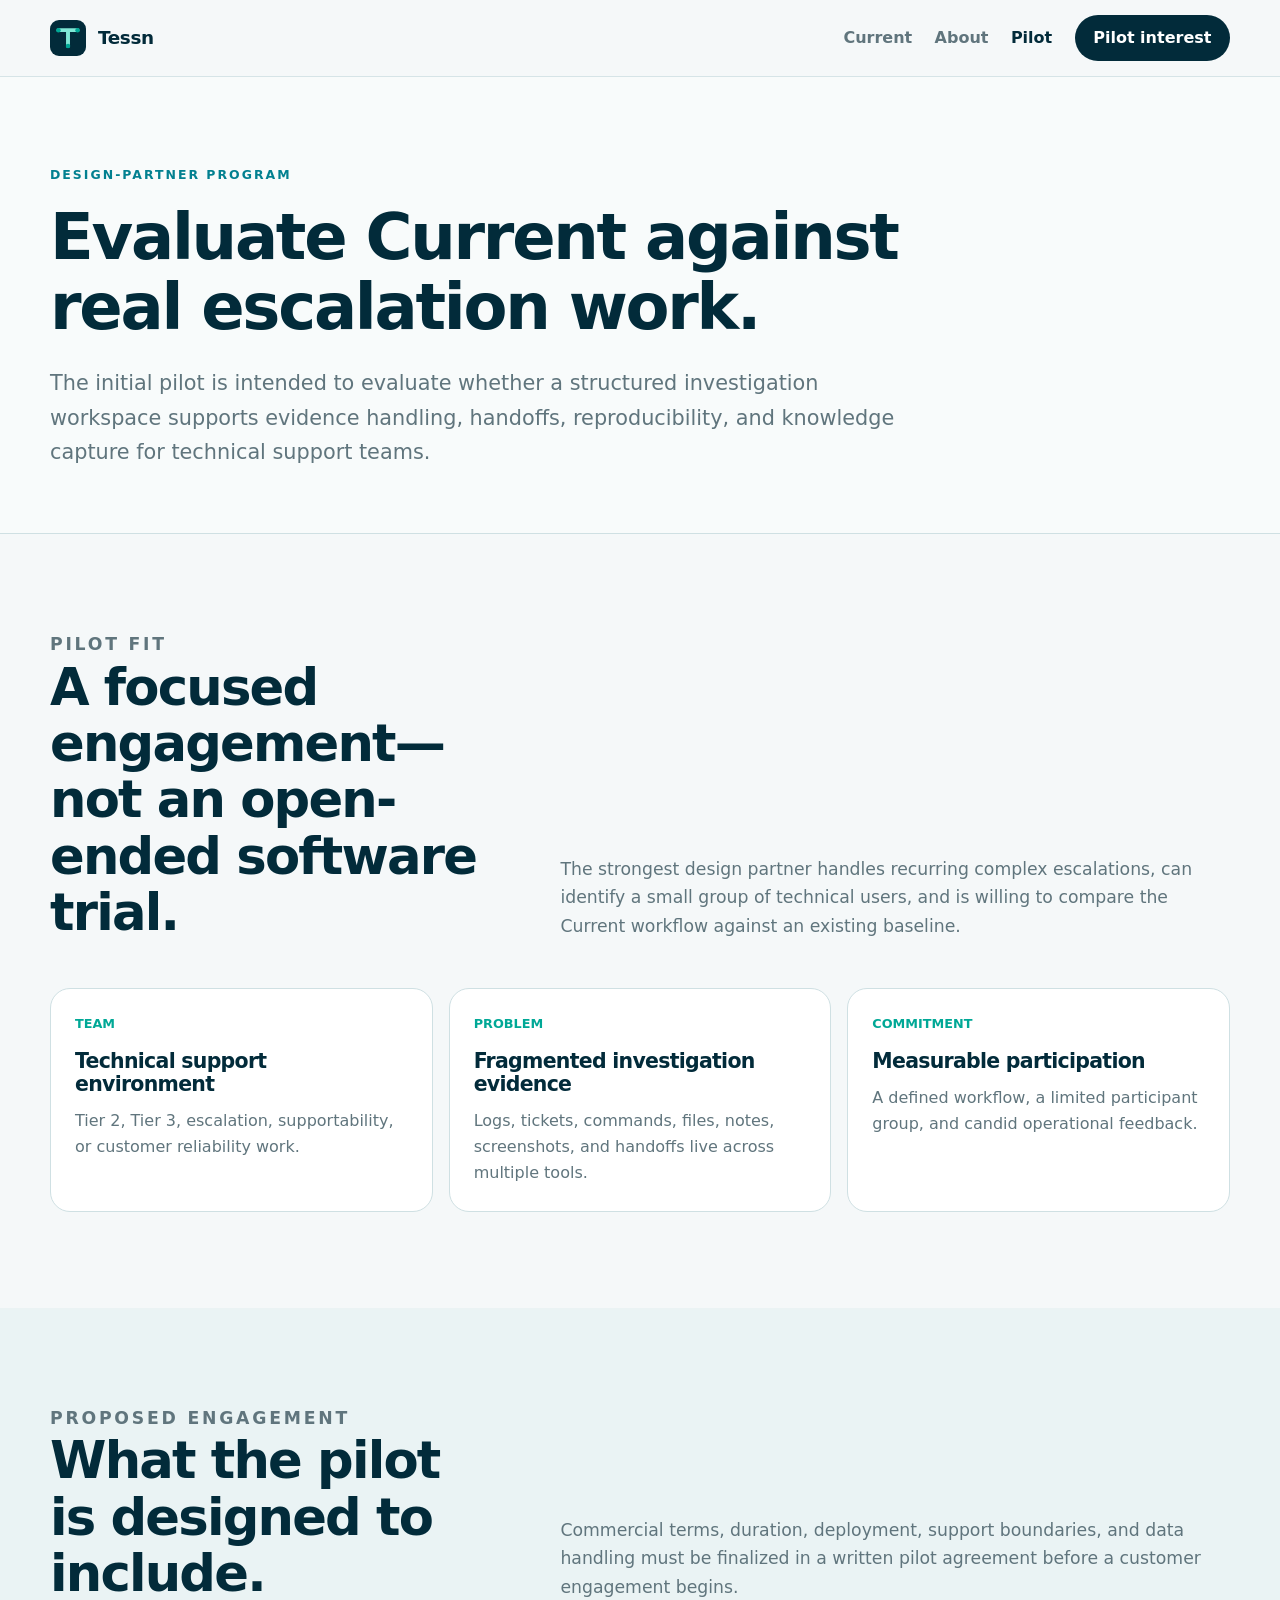
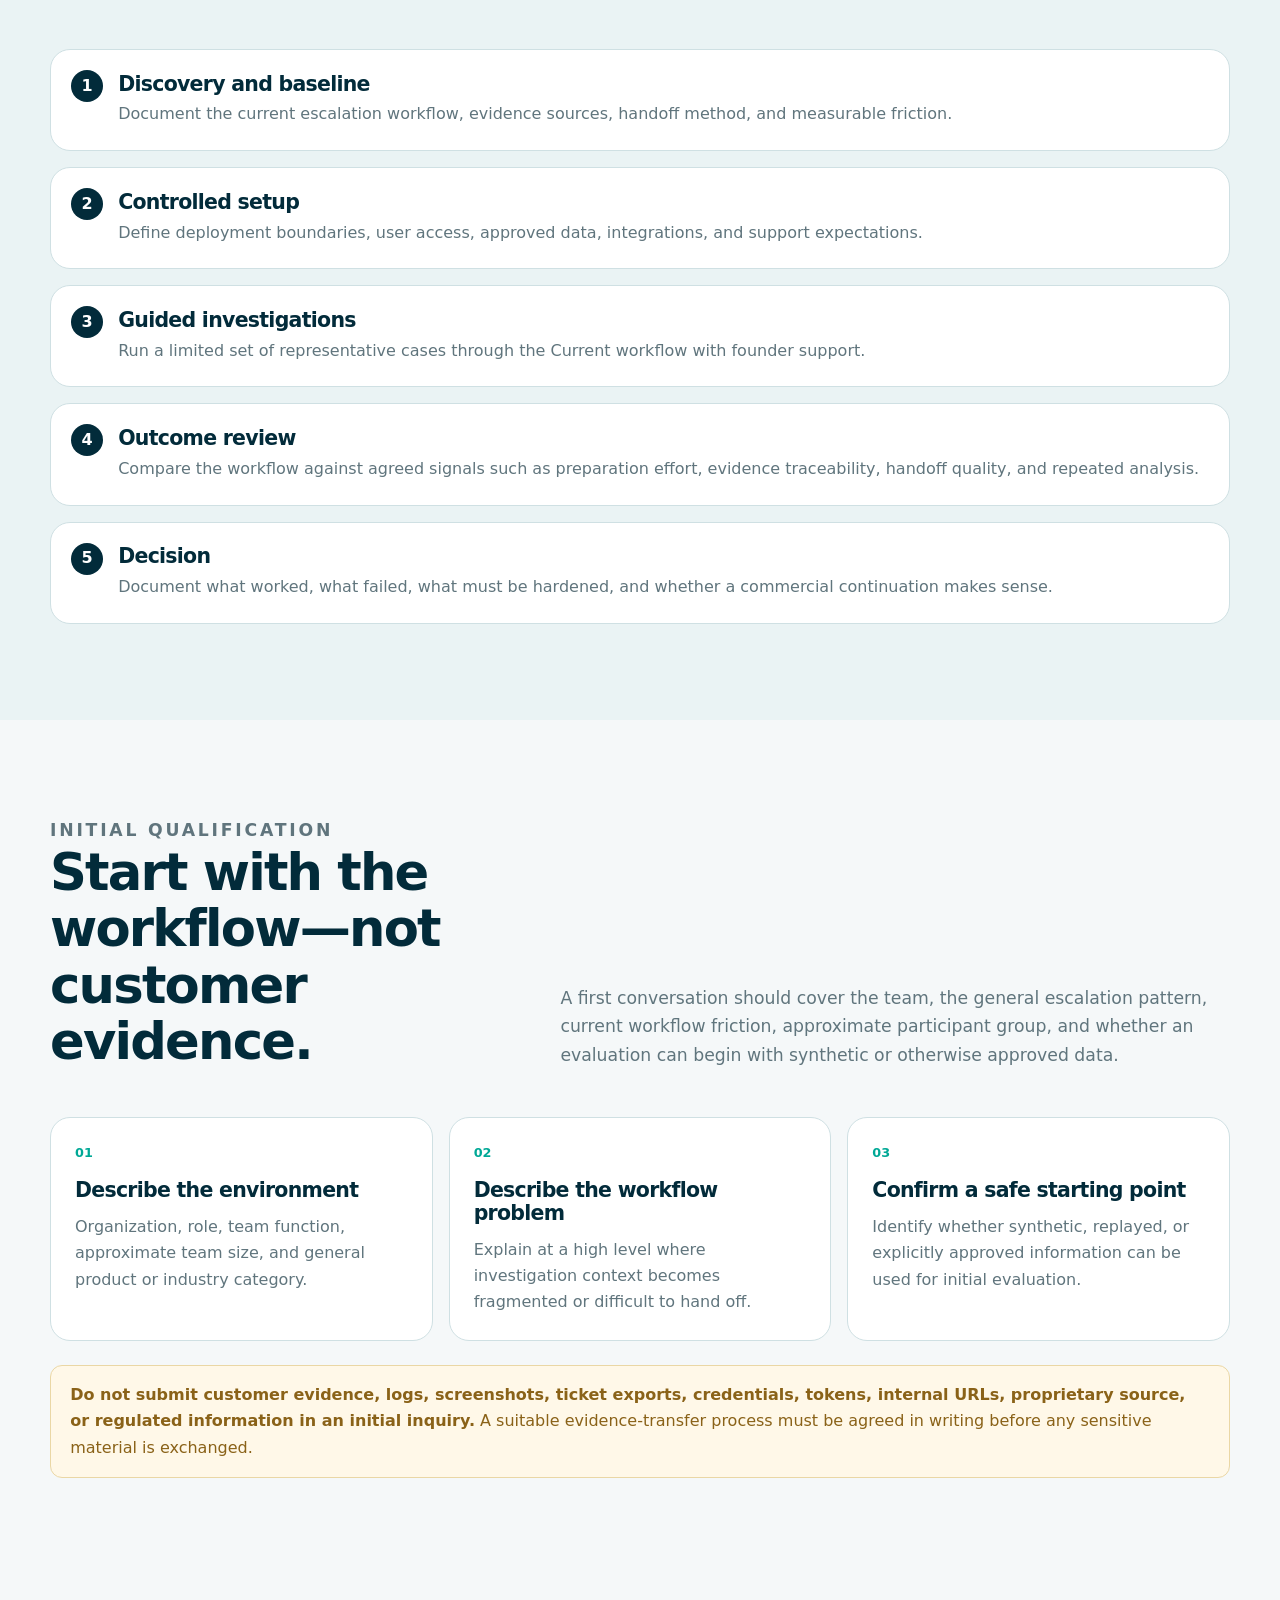
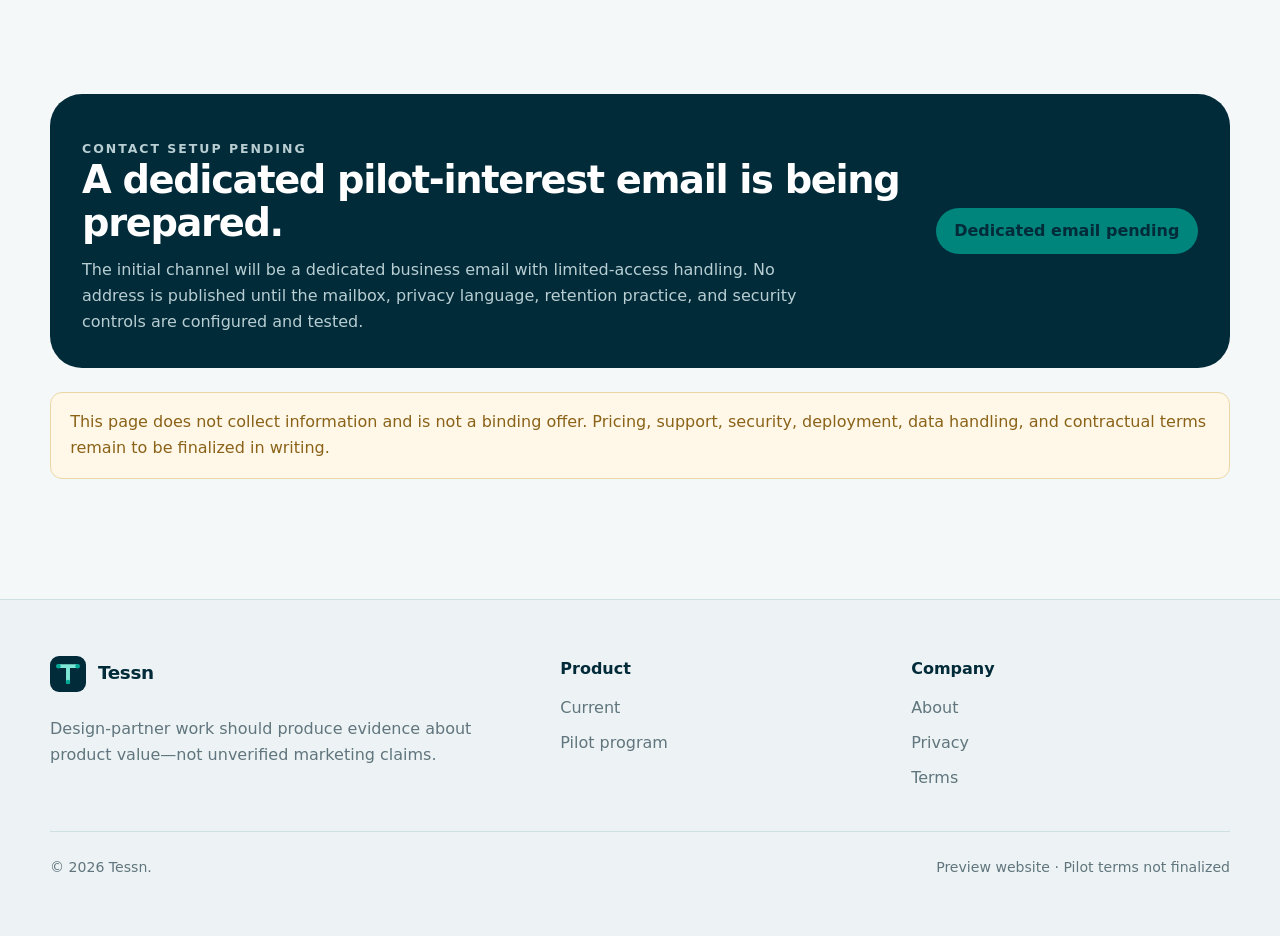
<file: site/pilot/index.html>
<!doctype html>
<html lang="en">
<head>
  <meta charset="utf-8">
  <meta name="viewport" content="width=device-width, initial-scale=1">
  <meta name="description" content="Current design-partner and pilot program overview.">
  <meta name="robots" content="noindex,nofollow">
  <title>Current Pilot Program — Tessn</title>
  <link rel="icon" href="../assets/images/tessn-mark.svg" type="image/svg+xml">
  <link rel="stylesheet" href="../assets/css/site.css">
  <link rel="stylesheet" href="../assets/css/pilot.css">
  <script src="../assets/js/site.js" defer></script>
</head>
<body>
  <a class="skip-link" href="#main">Skip to content</a>
  <header class="site-header">
    <div class="container nav-shell">
      <a class="brand" href="../"><img src="../assets/images/tessn-mark.svg" alt=""><span>Tessn</span></a>
      <button class="nav-toggle" type="button" data-nav-toggle aria-expanded="false" aria-controls="site-nav">Menu</button>
      <nav class="site-nav" id="site-nav" data-site-nav data-open="false" aria-label="Primary navigation">
        <a href="../current/">Current</a>
        <a href="../about/">About</a>
        <a href="./" aria-current="page">Pilot</a>
        <a class="button" href="#interest">Pilot interest</a>
      </nav>
    </div>
  </header>
  <main id="main">
    <section class="page-hero">
      <div class="container">
        <p class="eyebrow">Design-partner program</p>
        <h1>Evaluate Current against real escalation work.</h1>
        <p class="lede">The initial pilot is intended to evaluate whether a structured investigation workspace supports evidence handling, handoffs, reproducibility, and knowledge capture for technical support teams.</p>
      </div>
    </section>

    <section class="section">
      <div class="container">
        <div class="section-heading">
          <div><p class="eyebrow">Pilot fit</p><h2>A focused engagement—not an open-ended software trial.</h2></div>
          <p>The strongest design partner handles recurring complex escalations, can identify a small group of technical users, and is willing to compare the Current workflow against an existing baseline.</p>
        </div>
        <div class="cards">
          <article class="card"><span class="number">TEAM</span><h3>Technical support environment</h3><p>Tier 2, Tier 3, escalation, supportability, or customer reliability work.</p></article>
          <article class="card"><span class="number">PROBLEM</span><h3>Fragmented investigation evidence</h3><p>Logs, tickets, commands, files, notes, screenshots, and handoffs live across multiple tools.</p></article>
          <article class="card"><span class="number">COMMITMENT</span><h3>Measurable participation</h3><p>A defined workflow, a limited participant group, and candid operational feedback.</p></article>
        </div>
      </div>
    </section>

    <section class="section pale">
      <div class="container">
        <div class="section-heading">
          <div><p class="eyebrow">Proposed engagement</p><h2>What the pilot is designed to include.</h2></div>
          <p>Commercial terms, duration, deployment, support boundaries, and data handling must be finalized in a written pilot agreement before a customer engagement begins.</p>
        </div>
        <div class="steps">
          <article class="step"><h3>Discovery and baseline</h3><p>Document the current escalation workflow, evidence sources, handoff method, and measurable friction.</p></article>
          <article class="step"><h3>Controlled setup</h3><p>Define deployment boundaries, user access, approved data, integrations, and support expectations.</p></article>
          <article class="step"><h3>Guided investigations</h3><p>Run a limited set of representative cases through the Current workflow with founder support.</p></article>
          <article class="step"><h3>Outcome review</h3><p>Compare the workflow against agreed signals such as preparation effort, evidence traceability, handoff quality, and repeated analysis.</p></article>
          <article class="step"><h3>Decision</h3><p>Document what worked, what failed, what must be hardened, and whether a commercial continuation makes sense.</p></article>
        </div>
      </div>
    </section>

    <section class="section">
      <div class="container">
        <div class="section-heading">
          <div><p class="eyebrow">Initial qualification</p><h2>Start with the workflow—not customer evidence.</h2></div>
          <p>A first conversation should cover the team, the general escalation pattern, current workflow friction, approximate participant group, and whether an evaluation can begin with synthetic or otherwise approved data.</p>
        </div>
        <div class="cards">
          <article class="card"><span class="number">01</span><h3>Describe the environment</h3><p>Organization, role, team function, approximate team size, and general product or industry category.</p></article>
          <article class="card"><span class="number">02</span><h3>Describe the workflow problem</h3><p>Explain at a high level where investigation context becomes fragmented or difficult to hand off.</p></article>
          <article class="card"><span class="number">03</span><h3>Confirm a safe starting point</h3><p>Identify whether synthetic, replayed, or explicitly approved information can be used for initial evaluation.</p></article>
        </div>
        <div class="notice"><strong>Do not submit customer evidence, logs, screenshots, ticket exports, credentials, tokens, internal URLs, proprietary source, or regulated information in an initial inquiry.</strong> A suitable evidence-transfer process must be agreed in writing before any sensitive material is exchanged.</div>
      </div>
    </section>

    <section class="section" id="interest">
      <div class="container">
        <div class="callout">
          <div>
            <p class="eyebrow">Contact setup pending</p>
            <h2>A dedicated pilot-interest email is being prepared.</h2>
            <p>The initial channel will be a dedicated business email with limited-access handling. No address is published until the mailbox, privacy language, retention practice, and security controls are configured and tested.</p>
          </div>
          <span class="button aqua button-disabled" aria-disabled="true">Dedicated email pending</span>
        </div>
        <div class="notice">This page does not collect information and is not a binding offer. Pricing, support, security, deployment, data handling, and contractual terms remain to be finalized in writing.</div>
      </div>
    </section>
  </main>
  <footer class="site-footer">
    <div class="container">
      <div class="footer-grid">
        <div><a class="brand" href="../"><img src="../assets/images/tessn-mark.svg" alt=""><span>Tessn</span></a><p>Design-partner work should produce evidence about product value—not unverified marketing claims.</p></div>
        <div class="footer-links"><strong>Product</strong><a href="../current/">Current</a><a href="./">Pilot program</a></div>
        <div class="footer-links"><strong>Company</strong><a href="../about/">About</a><a href="../privacy/">Privacy</a><a href="../terms/">Terms</a></div>
      </div>
      <div class="footer-bottom"><span>© <span data-current-year></span> Tessn.</span><span>Preview website · Pilot terms not finalized</span></div>
    </div>
  </footer>
</body>
</html>
</file>
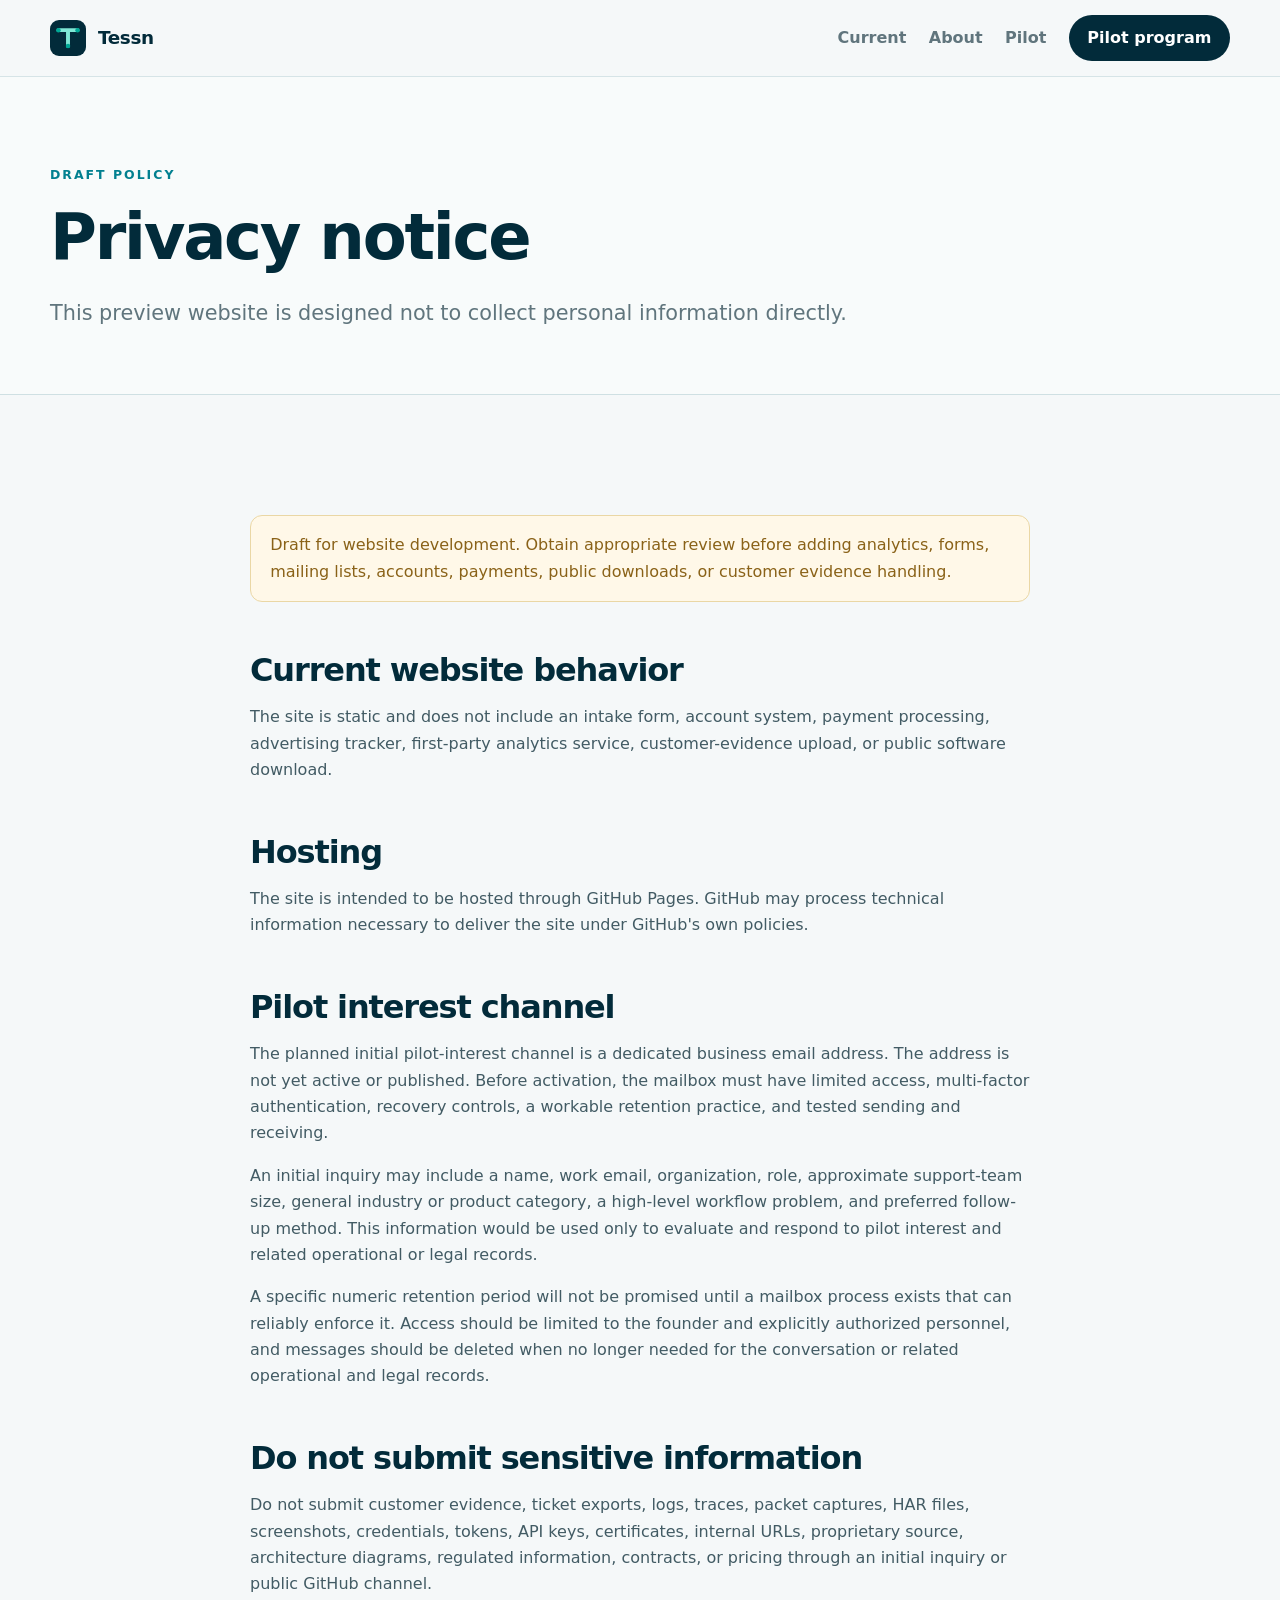
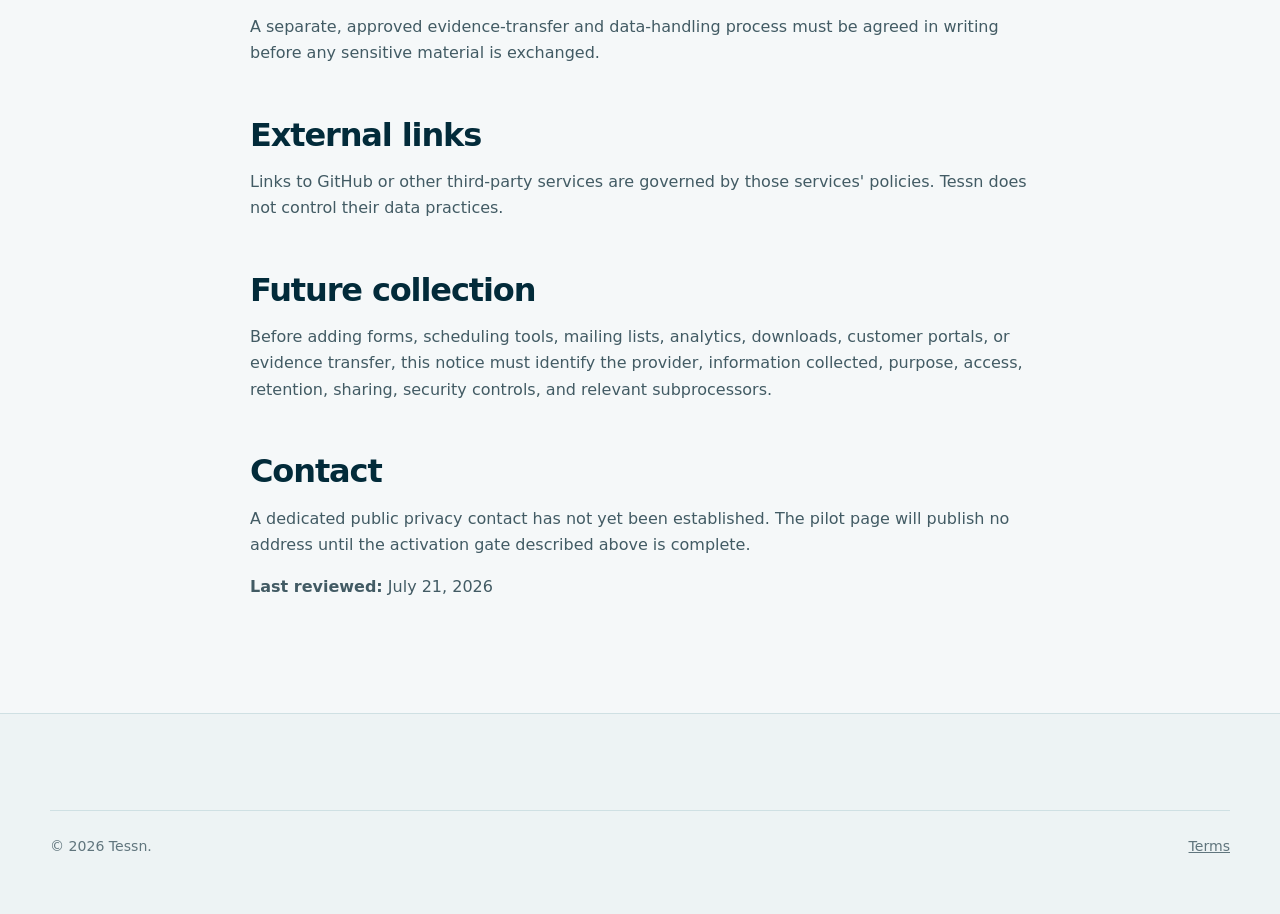
<file: site/privacy/index.html>
<!doctype html>
<html lang="en">
<head>
  <meta charset="utf-8">
  <meta name="viewport" content="width=device-width, initial-scale=1">
  <meta name="description" content="Draft privacy notice for the Tessn preview website.">
  <meta name="robots" content="noindex,nofollow">
  <title>Privacy — Tessn</title>
  <link rel="icon" href="../assets/images/tessn-mark.svg" type="image/svg+xml">
  <link rel="stylesheet" href="../assets/css/site.css">
  <script src="../assets/js/site.js" defer></script>
</head>
<body>
  <a class="skip-link" href="#main">Skip to content</a>
  <header class="site-header">
    <div class="container nav-shell">
      <a class="brand" href="../"><img src="../assets/images/tessn-mark.svg" alt=""><span>Tessn</span></a>
      <button class="nav-toggle" type="button" data-nav-toggle aria-expanded="false" aria-controls="site-nav">Menu</button>
      <nav class="site-nav" id="site-nav" data-site-nav data-open="false" aria-label="Primary navigation">
        <a href="../current/">Current</a>
        <a href="../about/">About</a>
        <a href="../pilot/">Pilot</a>
        <a class="button" href="../pilot/">Pilot program</a>
      </nav>
    </div>
  </header>
  <main id="main">
    <section class="page-hero">
      <div class="container">
        <p class="eyebrow">Draft policy</p>
        <h1>Privacy notice</h1>
        <p class="lede">This preview website is designed not to collect personal information directly.</p>
      </div>
    </section>
    <section class="section">
      <article class="prose">
        <div class="notice">Draft for website development. Obtain appropriate review before adding analytics, forms, mailing lists, accounts, payments, public downloads, or customer evidence handling.</div>

        <h2>Current website behavior</h2>
        <p>The site is static and does not include an intake form, account system, payment processing, advertising tracker, first-party analytics service, customer-evidence upload, or public software download.</p>

        <h2>Hosting</h2>
        <p>The site is intended to be hosted through GitHub Pages. GitHub may process technical information necessary to deliver the site under GitHub's own policies.</p>

        <h2>Pilot interest channel</h2>
        <p>The planned initial pilot-interest channel is a dedicated business email address. The address is not yet active or published. Before activation, the mailbox must have limited access, multi-factor authentication, recovery controls, a workable retention practice, and tested sending and receiving.</p>
        <p>An initial inquiry may include a name, work email, organization, role, approximate support-team size, general industry or product category, a high-level workflow problem, and preferred follow-up method. This information would be used only to evaluate and respond to pilot interest and related operational or legal records.</p>
        <p>A specific numeric retention period will not be promised until a mailbox process exists that can reliably enforce it. Access should be limited to the founder and explicitly authorized personnel, and messages should be deleted when no longer needed for the conversation or related operational and legal records.</p>

        <h2>Do not submit sensitive information</h2>
        <p>Do not submit customer evidence, ticket exports, logs, traces, packet captures, HAR files, screenshots, credentials, tokens, API keys, certificates, internal URLs, proprietary source, architecture diagrams, regulated information, contracts, or pricing through an initial inquiry or public GitHub channel.</p>
        <p>A separate, approved evidence-transfer and data-handling process must be agreed in writing before any sensitive material is exchanged.</p>

        <h2>External links</h2>
        <p>Links to GitHub or other third-party services are governed by those services' policies. Tessn does not control their data practices.</p>

        <h2>Future collection</h2>
        <p>Before adding forms, scheduling tools, mailing lists, analytics, downloads, customer portals, or evidence transfer, this notice must identify the provider, information collected, purpose, access, retention, sharing, security controls, and relevant subprocessors.</p>

        <h2>Contact</h2>
        <p>A dedicated public privacy contact has not yet been established. The pilot page will publish no address until the activation gate described above is complete.</p>
        <p><strong>Last reviewed:</strong> July 21, 2026</p>
      </article>
    </section>
  </main>
  <footer class="site-footer">
    <div class="container">
      <div class="footer-bottom"><span>© <span data-current-year></span> Tessn.</span><span><a href="../terms/">Terms</a></span></div>
    </div>
  </footer>
</body>
</html>
</file>
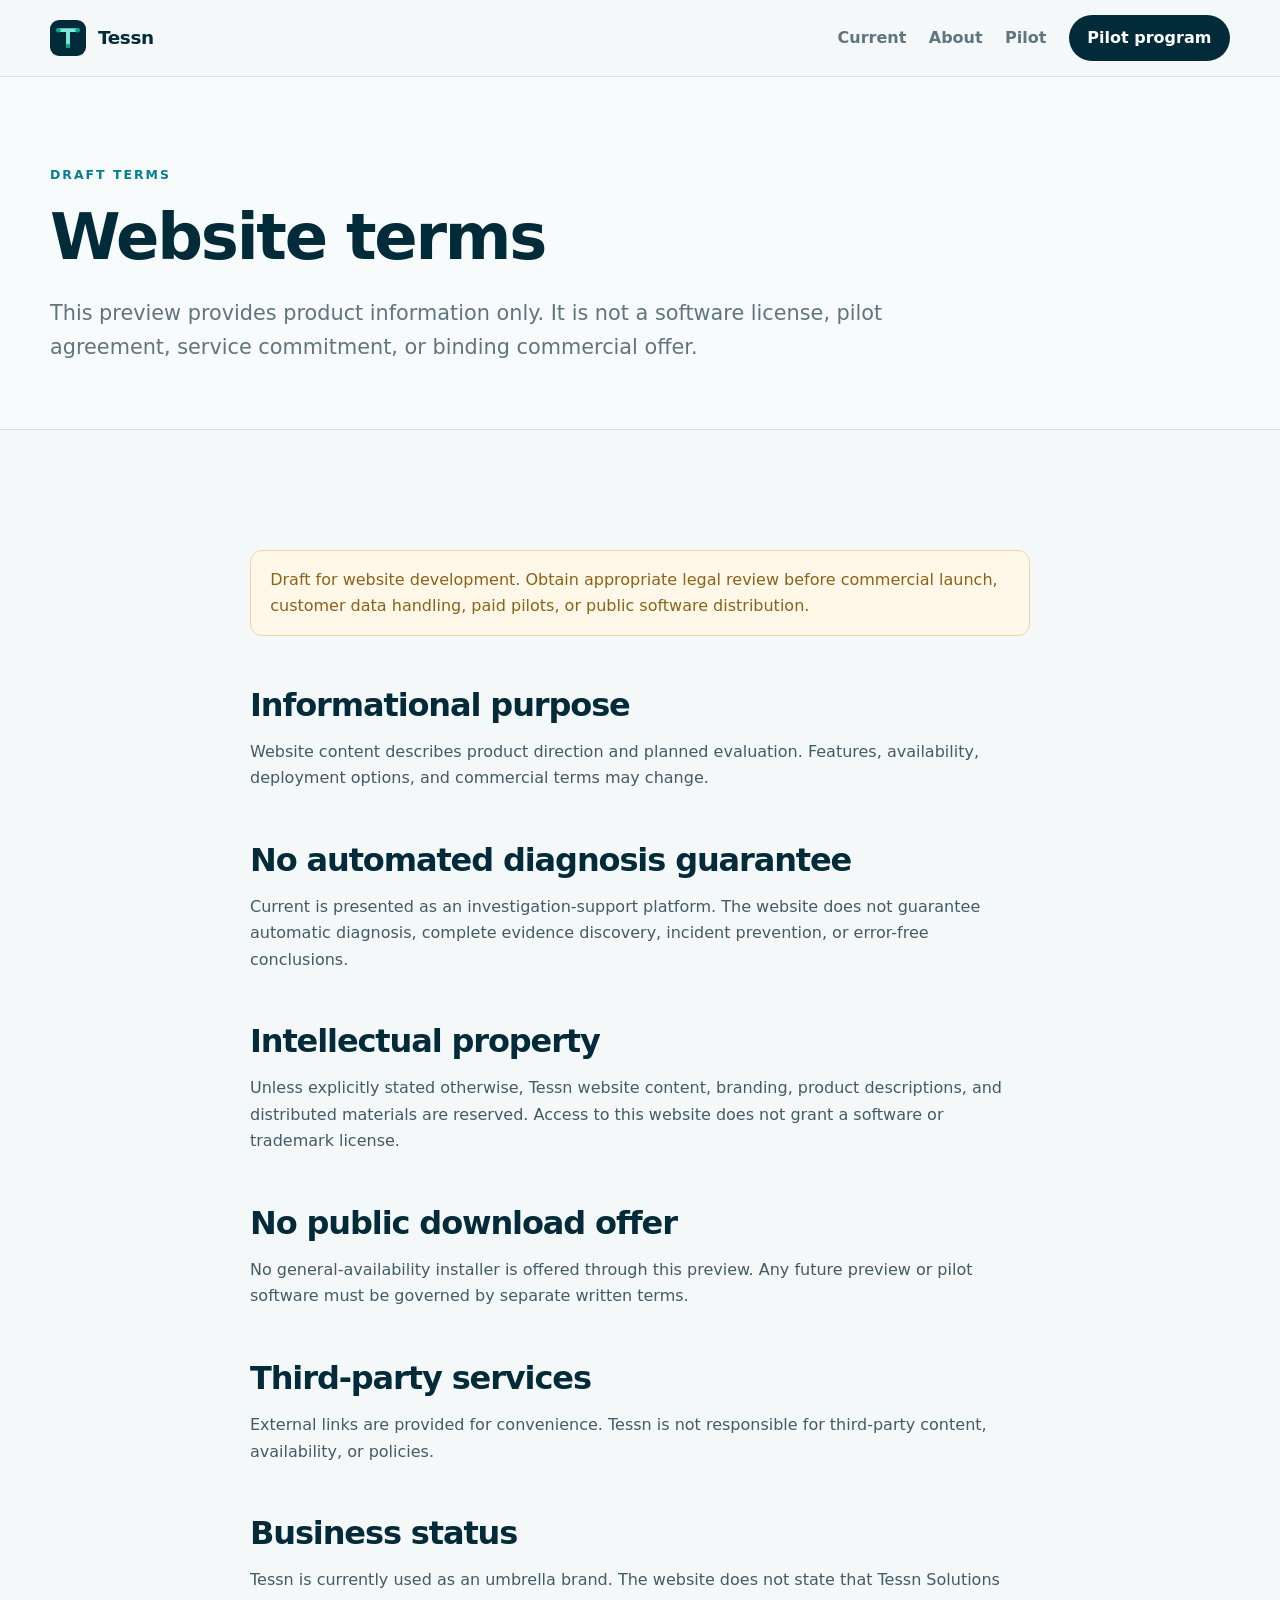
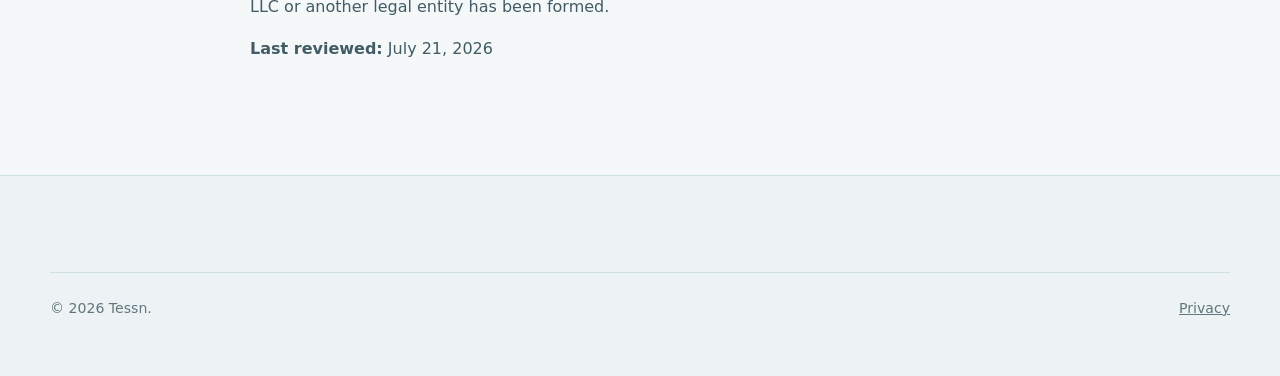
<file: site/terms/index.html>
<!doctype html>
<html lang="en">
<head>
  <meta charset="utf-8">
  <meta name="viewport" content="width=device-width, initial-scale=1">
  <meta name="description" content="Draft website terms for the Tessn preview website.">
  <meta name="robots" content="noindex,nofollow">
  <title>Terms — Tessn</title>
  <link rel="icon" href="../assets/images/tessn-mark.svg" type="image/svg+xml">
  <link rel="stylesheet" href="../assets/css/site.css">
  <script src="../assets/js/site.js" defer></script>
</head>
<body>
  <a class="skip-link" href="#main">Skip to content</a>
  <header class="site-header"><div class="container nav-shell"><a class="brand" href="../"><img src="../assets/images/tessn-mark.svg" alt=""><span>Tessn</span></a><button class="nav-toggle" type="button" data-nav-toggle aria-expanded="false" aria-controls="site-nav">Menu</button><nav class="site-nav" id="site-nav" data-site-nav data-open="false" aria-label="Primary navigation"><a href="../current/">Current</a><a href="../about/">About</a><a href="../pilot/">Pilot</a><a class="button" href="../pilot/">Pilot program</a></nav></div></header>
  <main id="main"><section class="page-hero"><div class="container"><p class="eyebrow">Draft terms</p><h1>Website terms</h1><p class="lede">This preview provides product information only. It is not a software license, pilot agreement, service commitment, or binding commercial offer.</p></div></section><section class="section"><article class="prose"><div class="notice">Draft for website development. Obtain appropriate legal review before commercial launch, customer data handling, paid pilots, or public software distribution.</div><h2>Informational purpose</h2><p>Website content describes product direction and planned evaluation. Features, availability, deployment options, and commercial terms may change.</p><h2>No automated diagnosis guarantee</h2><p>Current is presented as an investigation-support platform. The website does not guarantee automatic diagnosis, complete evidence discovery, incident prevention, or error-free conclusions.</p><h2>Intellectual property</h2><p>Unless explicitly stated otherwise, Tessn website content, branding, product descriptions, and distributed materials are reserved. Access to this website does not grant a software or trademark license.</p><h2>No public download offer</h2><p>No general-availability installer is offered through this preview. Any future preview or pilot software must be governed by separate written terms.</p><h2>Third-party services</h2><p>External links are provided for convenience. Tessn is not responsible for third-party content, availability, or policies.</p><h2>Business status</h2><p>Tessn is currently used as an umbrella brand. The website does not state that Tessn Solutions LLC or another legal entity has been formed.</p><p><strong>Last reviewed:</strong> July 21, 2026</p></article></section></main>
  <footer class="site-footer"><div class="container"><div class="footer-bottom"><span>© <span data-current-year></span> Tessn.</span><span><a href="../privacy/">Privacy</a></span></div></div></footer>
</body>
</html>
</file>
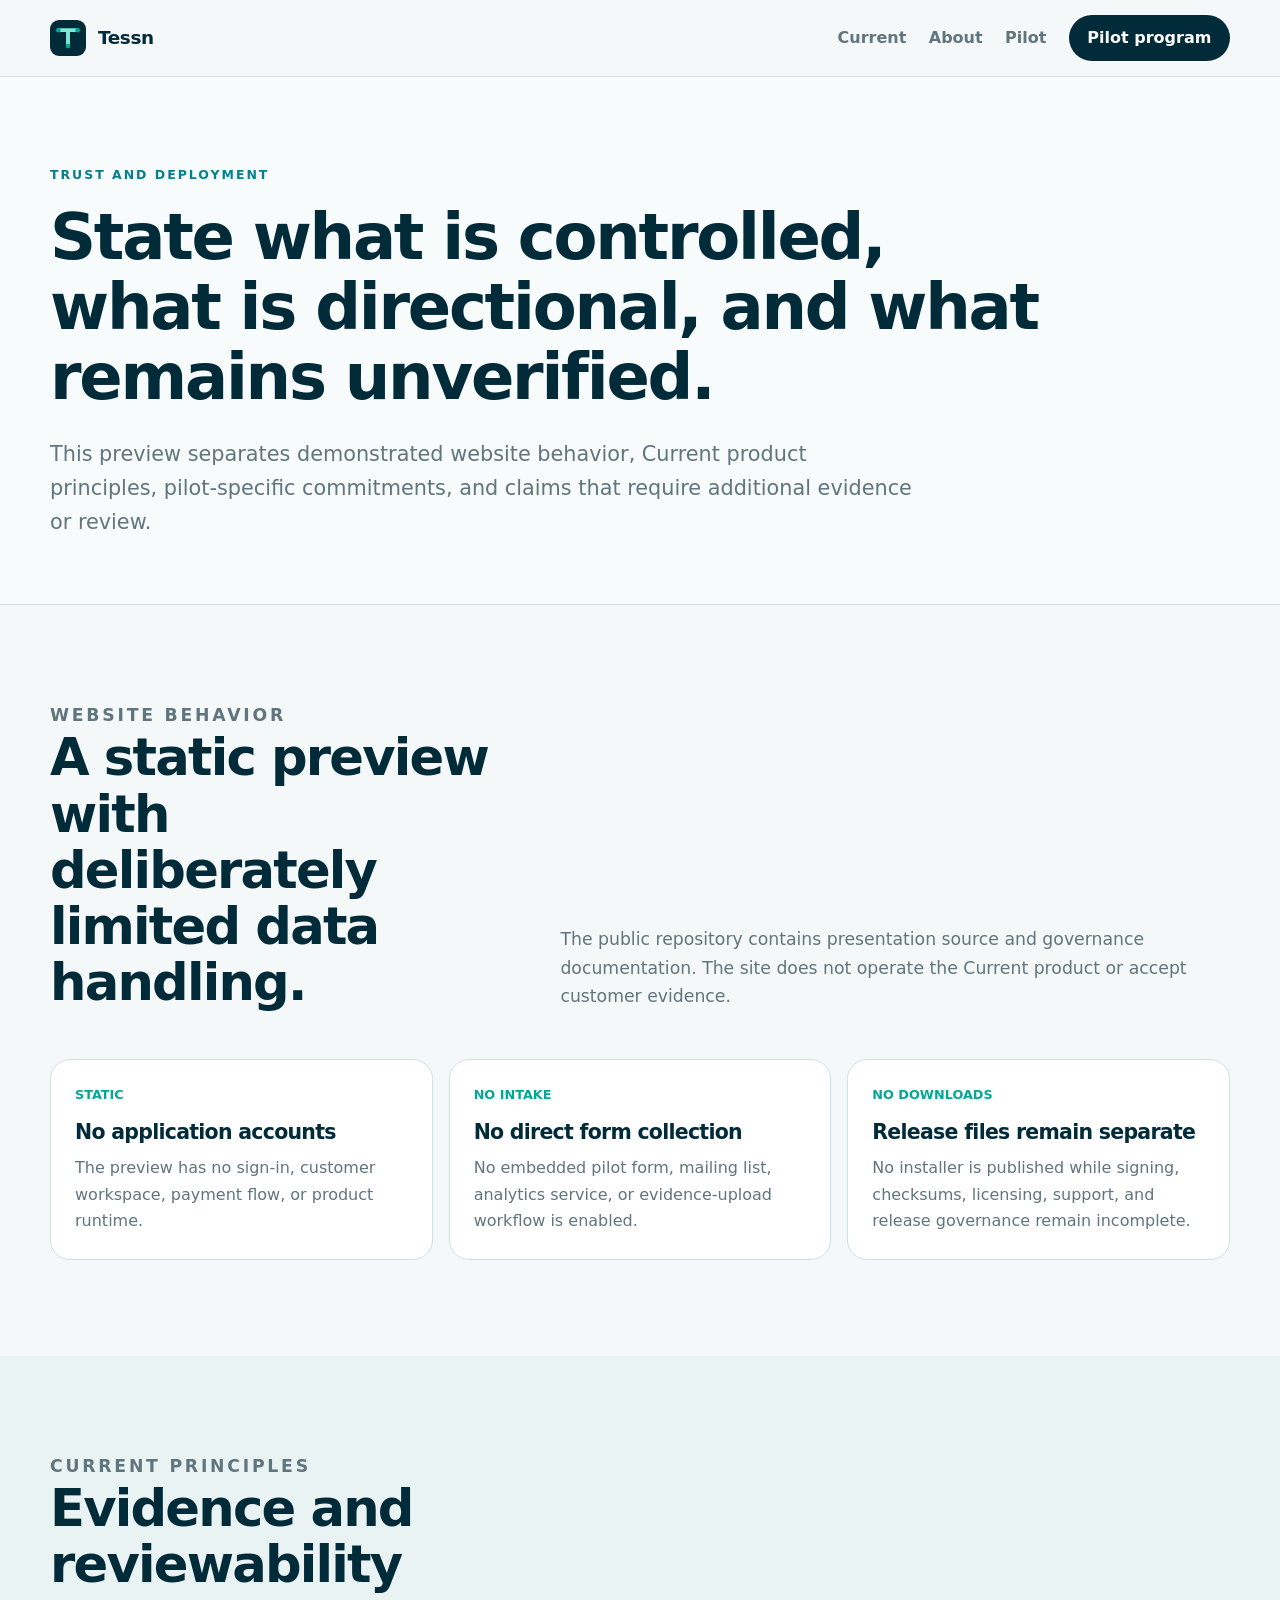
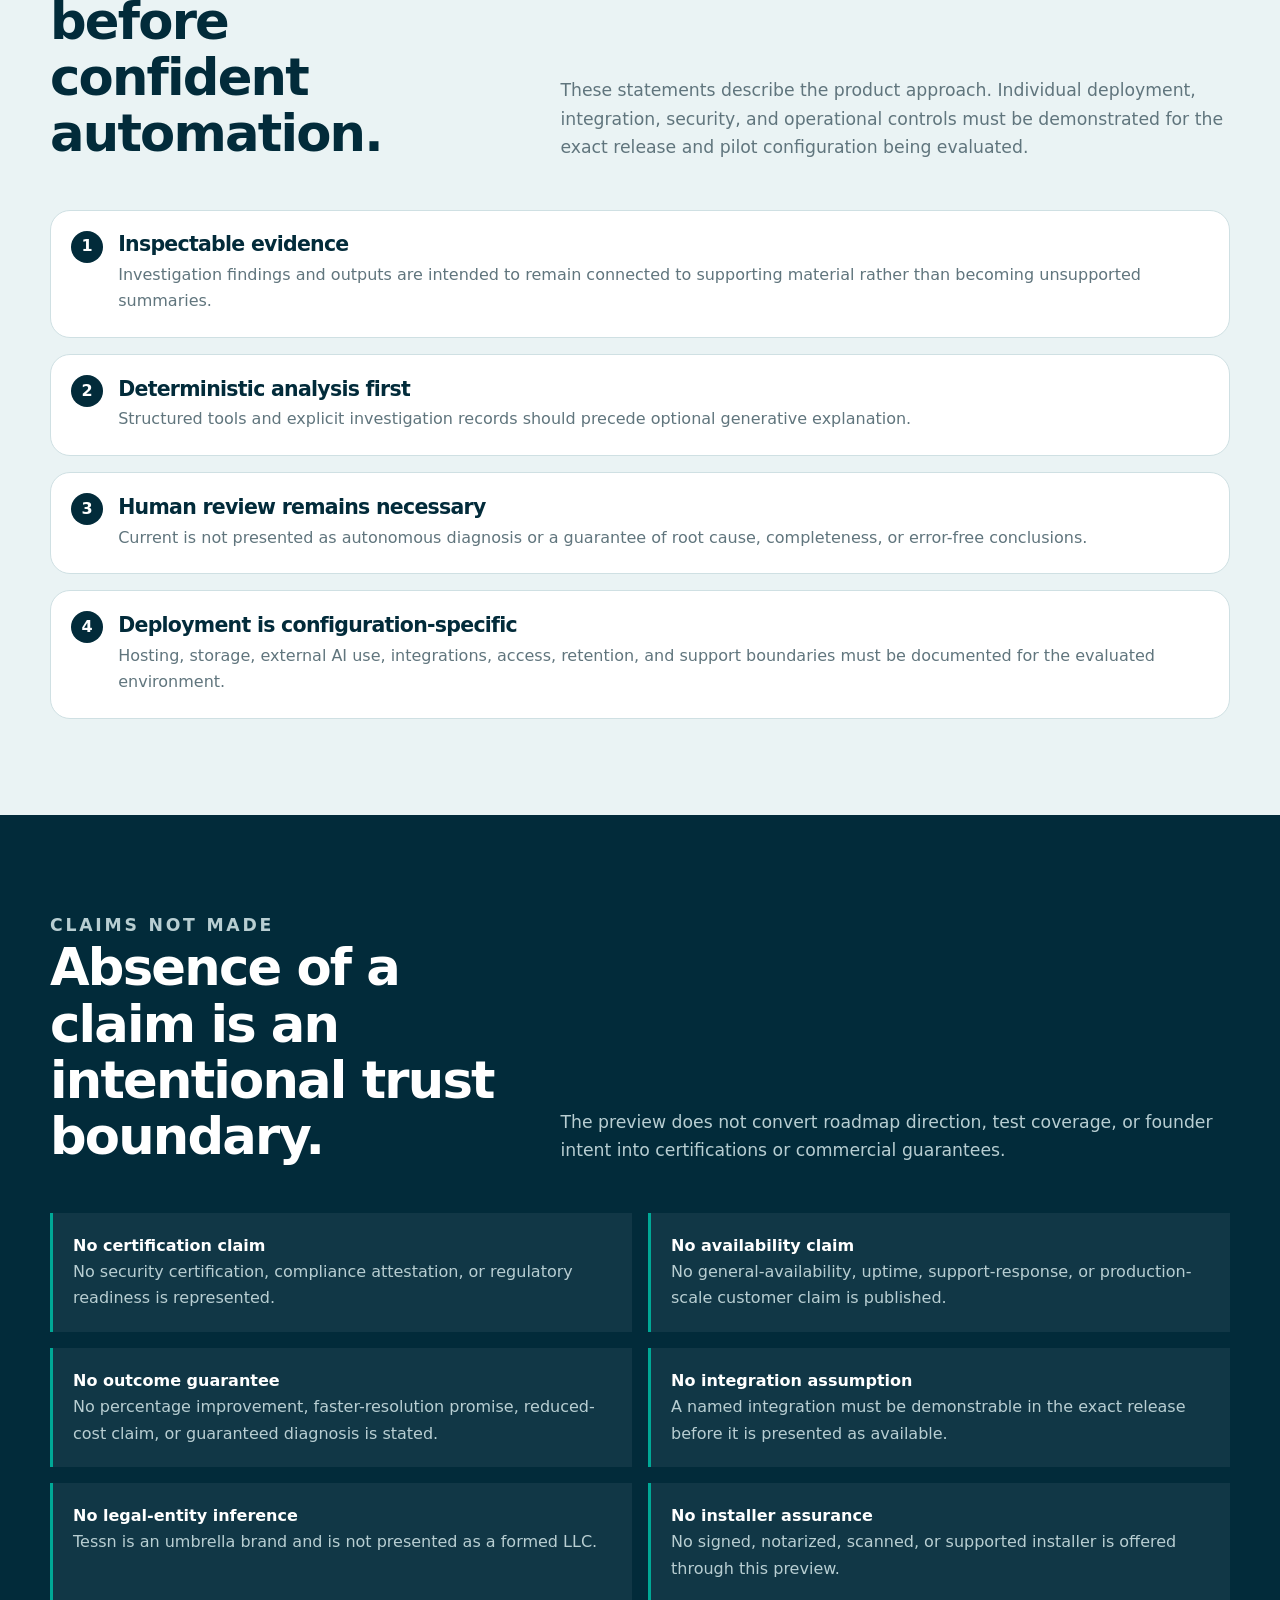
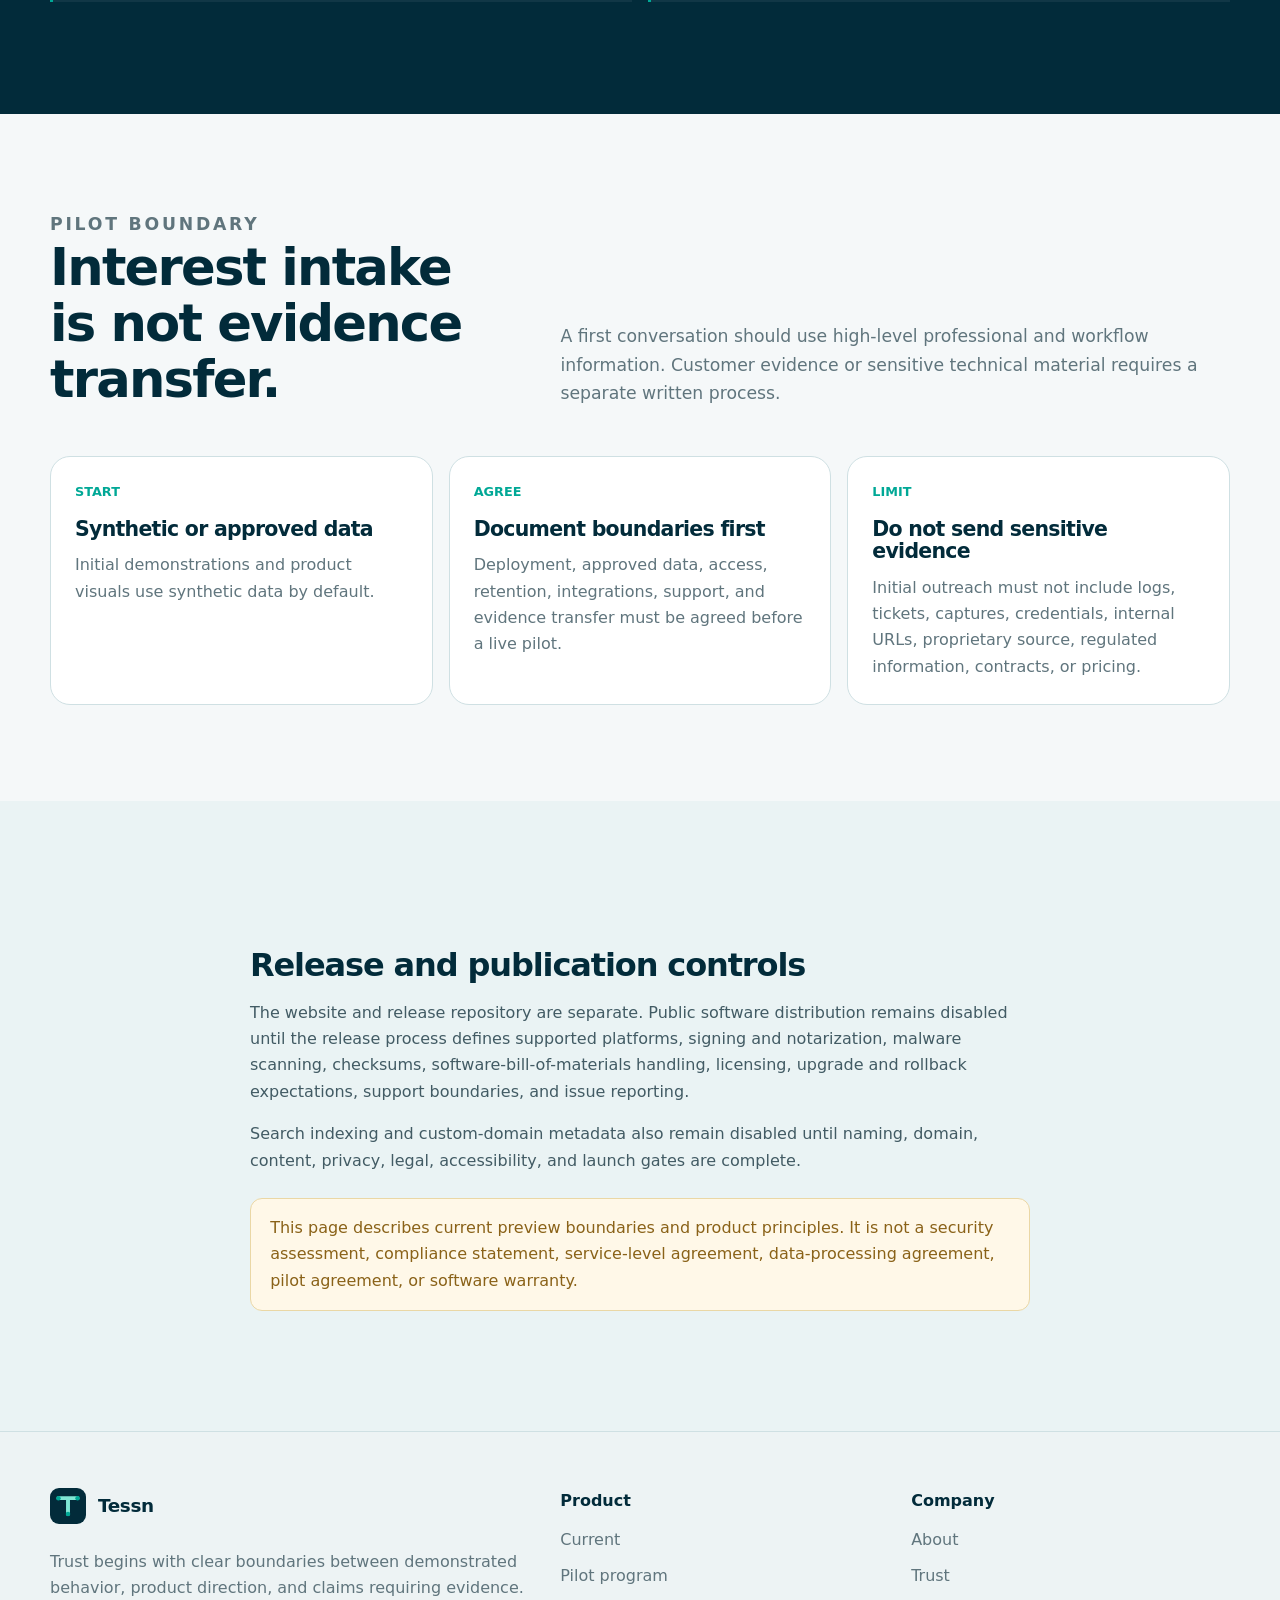
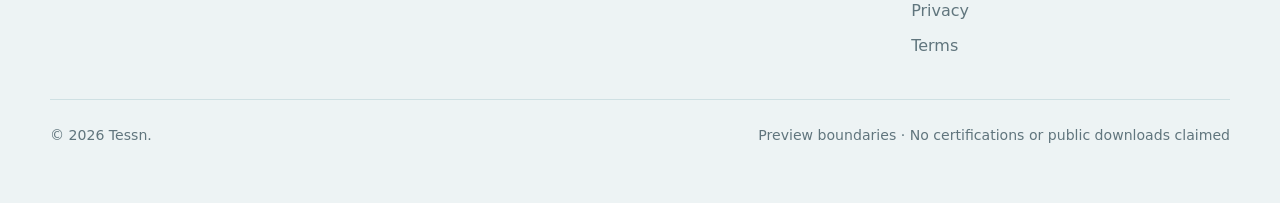
<file: site/trust/index.html>
<!doctype html>
<html lang="en">
<head>
  <meta charset="utf-8">
  <meta name="viewport" content="width=device-width, initial-scale=1">
  <meta name="description" content="Trust, deployment, privacy, release, and product-claim boundaries for the Tessn preview and Current evaluations.">
  <meta name="robots" content="noindex,nofollow">
  <title>Trust and Deployment — Tessn</title>
  <link rel="icon" href="../assets/images/tessn-mark.svg" type="image/svg+xml">
  <link rel="stylesheet" href="../assets/css/site.css">
  <script src="../assets/js/site.js" defer></script>
</head>
<body>
  <a class="skip-link" href="#main">Skip to content</a>
  <header class="site-header">
    <div class="container nav-shell">
      <a class="brand" href="../"><img src="../assets/images/tessn-mark.svg" alt=""><span>Tessn</span></a>
      <button class="nav-toggle" type="button" data-nav-toggle aria-expanded="false" aria-controls="site-nav">Menu</button>
      <nav class="site-nav" id="site-nav" data-site-nav data-open="false" aria-label="Primary navigation">
        <a href="../current/">Current</a>
        <a href="../about/">About</a>
        <a href="../pilot/">Pilot</a>
        <a class="button" href="../pilot/">Pilot program</a>
      </nav>
    </div>
  </header>

  <main id="main">
    <section class="page-hero">
      <div class="container">
        <p class="eyebrow">Trust and deployment</p>
        <h1>State what is controlled, what is directional, and what remains unverified.</h1>
        <p class="lede">This preview separates demonstrated website behavior, Current product principles, pilot-specific commitments, and claims that require additional evidence or review.</p>
      </div>
    </section>

    <section class="section">
      <div class="container">
        <div class="section-heading">
          <div><p class="eyebrow">Website behavior</p><h2>A static preview with deliberately limited data handling.</h2></div>
          <p>The public repository contains presentation source and governance documentation. The site does not operate the Current product or accept customer evidence.</p>
        </div>
        <div class="cards">
          <article class="card"><span class="number">STATIC</span><h3>No application accounts</h3><p>The preview has no sign-in, customer workspace, payment flow, or product runtime.</p></article>
          <article class="card"><span class="number">NO INTAKE</span><h3>No direct form collection</h3><p>No embedded pilot form, mailing list, analytics service, or evidence-upload workflow is enabled.</p></article>
          <article class="card"><span class="number">NO DOWNLOADS</span><h3>Release files remain separate</h3><p>No installer is published while signing, checksums, licensing, support, and release governance remain incomplete.</p></article>
        </div>
      </div>
    </section>

    <section class="section pale">
      <div class="container">
        <div class="section-heading">
          <div><p class="eyebrow">Current principles</p><h2>Evidence and reviewability before confident automation.</h2></div>
          <p>These statements describe the product approach. Individual deployment, integration, security, and operational controls must be demonstrated for the exact release and pilot configuration being evaluated.</p>
        </div>
        <div class="steps">
          <article class="step"><h3>Inspectable evidence</h3><p>Investigation findings and outputs are intended to remain connected to supporting material rather than becoming unsupported summaries.</p></article>
          <article class="step"><h3>Deterministic analysis first</h3><p>Structured tools and explicit investigation records should precede optional generative explanation.</p></article>
          <article class="step"><h3>Human review remains necessary</h3><p>Current is not presented as autonomous diagnosis or a guarantee of root cause, completeness, or error-free conclusions.</p></article>
          <article class="step"><h3>Deployment is configuration-specific</h3><p>Hosting, storage, external AI use, integrations, access, retention, and support boundaries must be documented for the evaluated environment.</p></article>
        </div>
      </div>
    </section>

    <section class="section dark">
      <div class="container">
        <div class="section-heading">
          <div><p class="eyebrow">Claims not made</p><h2>Absence of a claim is an intentional trust boundary.</h2></div>
          <p>The preview does not convert roadmap direction, test coverage, or founder intent into certifications or commercial guarantees.</p>
        </div>
        <ul class="feature-list">
          <li><strong>No certification claim</strong><span>No security certification, compliance attestation, or regulatory readiness is represented.</span></li>
          <li><strong>No availability claim</strong><span>No general-availability, uptime, support-response, or production-scale customer claim is published.</span></li>
          <li><strong>No outcome guarantee</strong><span>No percentage improvement, faster-resolution promise, reduced-cost claim, or guaranteed diagnosis is stated.</span></li>
          <li><strong>No integration assumption</strong><span>A named integration must be demonstrable in the exact release before it is presented as available.</span></li>
          <li><strong>No legal-entity inference</strong><span>Tessn is an umbrella brand and is not presented as a formed LLC.</span></li>
          <li><strong>No installer assurance</strong><span>No signed, notarized, scanned, or supported installer is offered through this preview.</span></li>
        </ul>
      </div>
    </section>

    <section class="section">
      <div class="container">
        <div class="section-heading">
          <div><p class="eyebrow">Pilot boundary</p><h2>Interest intake is not evidence transfer.</h2></div>
          <p>A first conversation should use high-level professional and workflow information. Customer evidence or sensitive technical material requires a separate written process.</p>
        </div>
        <div class="cards">
          <article class="card"><span class="number">START</span><h3>Synthetic or approved data</h3><p>Initial demonstrations and product visuals use synthetic data by default.</p></article>
          <article class="card"><span class="number">AGREE</span><h3>Document boundaries first</h3><p>Deployment, approved data, access, retention, integrations, support, and evidence transfer must be agreed before a live pilot.</p></article>
          <article class="card"><span class="number">LIMIT</span><h3>Do not send sensitive evidence</h3><p>Initial outreach must not include logs, tickets, captures, credentials, internal URLs, proprietary source, regulated information, contracts, or pricing.</p></article>
        </div>
      </div>
    </section>

    <section class="section pale">
      <article class="prose">
        <h2>Release and publication controls</h2>
        <p>The website and release repository are separate. Public software distribution remains disabled until the release process defines supported platforms, signing and notarization, malware scanning, checksums, software-bill-of-materials handling, licensing, upgrade and rollback expectations, support boundaries, and issue reporting.</p>
        <p>Search indexing and custom-domain metadata also remain disabled until naming, domain, content, privacy, legal, accessibility, and launch gates are complete.</p>
        <div class="notice">This page describes current preview boundaries and product principles. It is not a security assessment, compliance statement, service-level agreement, data-processing agreement, pilot agreement, or software warranty.</div>
      </article>
    </section>
  </main>

  <footer class="site-footer">
    <div class="container">
      <div class="footer-grid">
        <div><a class="brand" href="../"><img src="../assets/images/tessn-mark.svg" alt=""><span>Tessn</span></a><p>Trust begins with clear boundaries between demonstrated behavior, product direction, and claims requiring evidence.</p></div>
        <div class="footer-links"><strong>Product</strong><a href="../current/">Current</a><a href="../pilot/">Pilot program</a></div>
        <div class="footer-links"><strong>Company</strong><a href="../about/">About</a><a href="./" aria-current="page">Trust</a><a href="../privacy/">Privacy</a><a href="../terms/">Terms</a></div>
      </div>
      <div class="footer-bottom"><span>© <span data-current-year></span> Tessn.</span><span>Preview boundaries · No certifications or public downloads claimed</span></div>
    </div>
  </footer>
</body>
</html>
</file>
<file: site/assets/css/site.css>
:root {
  --navy: #022b3a;
  --teal: #028090;
  --aqua: #00a896;
  --aqua-light: #7fe7d5;
  --ink: #16323c;
  --muted: #60757d;
  --line: #cfe0e3;
  --pale: #eaf3f4;
  --surface: #ffffff;
  --background: #f5f8f9;
  --warning: #8a6218;
  --warning-bg: #fff8e8;
  --radius-sm: 0.75rem;
  --radius-md: 1.25rem;
  --radius-lg: 2rem;
  --shadow: 0 24px 70px rgba(2, 43, 58, 0.1);
  --max-width: 1180px;
}

* { box-sizing: border-box; }

html {
  scroll-behavior: smooth;
  color-scheme: light;
}

body {
  margin: 0;
  background: var(--background);
  color: var(--ink);
  font-family: Inter, ui-sans-serif, system-ui, -apple-system, BlinkMacSystemFont, "Segoe UI", sans-serif;
  font-size: 1rem;
  line-height: 1.65;
}

a { color: inherit; }

img, svg { display: block; max-width: 100%; }

button, a { -webkit-tap-highlight-color: transparent; }

:focus-visible {
  outline: 3px solid var(--aqua);
  outline-offset: 4px;
}

.skip-link {
  position: fixed;
  z-index: 100;
  top: 0.75rem;
  left: 0.75rem;
  transform: translateY(-180%);
  padding: 0.7rem 1rem;
  border-radius: 0.5rem;
  background: var(--navy);
  color: #fff;
}

.skip-link:focus { transform: translateY(0); }

.container {
  width: min(calc(100% - 2rem), var(--max-width));
  margin-inline: auto;
}

.site-header {
  position: sticky;
  z-index: 50;
  top: 0;
  border-bottom: 1px solid rgba(207, 224, 227, 0.8);
  background: rgba(245, 248, 249, 0.94);
  backdrop-filter: blur(18px);
}

.nav-shell {
  min-height: 4.75rem;
  display: flex;
  align-items: center;
  justify-content: space-between;
  gap: 1rem;
}

.brand {
  display: inline-flex;
  align-items: center;
  gap: 0.75rem;
  color: var(--navy);
  font-size: 1.15rem;
  font-weight: 800;
  letter-spacing: -0.02em;
  text-decoration: none;
}

.brand img { width: 2.25rem; height: 2.25rem; }

.nav-toggle {
  display: none;
  border: 1px solid var(--line);
  border-radius: 0.65rem;
  background: #fff;
  color: var(--navy);
  padding: 0.55rem 0.75rem;
  font: inherit;
  font-weight: 700;
}

.site-nav {
  display: flex;
  align-items: center;
  gap: 1.4rem;
}

.site-nav a {
  color: var(--muted);
  font-weight: 650;
  text-decoration: none;
}

.site-nav a:hover,
.site-nav a[aria-current="page"] { color: var(--navy); }

.button {
  display: inline-flex;
  align-items: center;
  justify-content: center;
  min-height: 2.85rem;
  padding: 0.7rem 1.1rem;
  border: 1px solid transparent;
  border-radius: 999px;
  background: var(--navy);
  color: #fff !important;
  font-weight: 750;
  line-height: 1.2;
  text-decoration: none;
  transition: transform 160ms ease, box-shadow 160ms ease, background 160ms ease;
}

.button:hover {
  transform: translateY(-1px);
  box-shadow: 0 12px 32px rgba(2, 43, 58, 0.18);
}

.button.secondary {
  border-color: var(--line);
  background: #fff;
  color: var(--navy) !important;
}

.button.aqua { background: var(--aqua); color: var(--navy) !important; }

.hero {
  position: relative;
  overflow: hidden;
  padding: 7rem 0 5.5rem;
  background:
    radial-gradient(circle at 82% 14%, rgba(0, 168, 150, 0.13), transparent 28rem),
    linear-gradient(180deg, #f8fbfb 0%, var(--background) 100%);
}

.hero::after {
  content: "";
  position: absolute;
  right: -8rem;
  bottom: -12rem;
  width: 30rem;
  height: 30rem;
  border: 1px solid rgba(2, 128, 144, 0.16);
  border-radius: 50%;
}

.hero-grid {
  position: relative;
  z-index: 1;
  display: grid;
  grid-template-columns: minmax(0, 1.15fr) minmax(19rem, 0.85fr);
  align-items: center;
  gap: 4rem;
}

.eyebrow {
  margin: 0 0 1rem;
  color: var(--teal);
  font-size: 0.78rem;
  font-weight: 850;
  letter-spacing: 0.16em;
  text-transform: uppercase;
}

h1, h2, h3 {
  color: var(--navy);
  font-weight: 820;
  line-height: 1.1;
  letter-spacing: -0.035em;
}

h1 { margin: 0; font-size: clamp(2.75rem, 6vw, 5.6rem); }
h2 { margin: 0; font-size: clamp(2rem, 4vw, 3.45rem); }
h3 { margin: 0; font-size: 1.28rem; }

.lede {
  max-width: 45rem;
  margin: 1.5rem 0 0;
  color: var(--muted);
  font-size: clamp(1.05rem, 2vw, 1.3rem);
}

.hero-actions,
.inline-actions {
  display: flex;
  flex-wrap: wrap;
  gap: 0.8rem;
  margin-top: 2rem;
}

.hero-panel {
  position: relative;
  padding: 1.25rem;
  border: 1px solid rgba(207, 224, 227, 0.9);
  border-radius: var(--radius-lg);
  background: rgba(255, 255, 255, 0.82);
  box-shadow: var(--shadow);
}

.hero-panel-header {
  display: flex;
  align-items: center;
  justify-content: space-between;
  gap: 1rem;
  padding: 0.25rem 0.25rem 1rem;
  color: var(--muted);
  font-size: 0.82rem;
  font-weight: 700;
}

.status-dot {
  width: 0.6rem;
  height: 0.6rem;
  border-radius: 50%;
  background: var(--aqua);
  box-shadow: 0 0 0 0.35rem rgba(0, 168, 150, 0.12);
}

.evidence-stack { display: grid; gap: 0.8rem; }

.evidence-row {
  display: grid;
  grid-template-columns: 2.5rem minmax(0, 1fr) auto;
  align-items: center;
  gap: 0.8rem;
  padding: 0.95rem;
  border: 1px solid var(--line);
  border-radius: var(--radius-sm);
  background: #fff;
}

.evidence-icon {
  display: grid;
  width: 2.5rem;
  height: 2.5rem;
  place-items: center;
  border-radius: 0.7rem;
  background: var(--pale);
  color: var(--teal);
  font-weight: 900;
}

.evidence-row strong { display: block; color: var(--navy); }
.evidence-row small { color: var(--muted); }

.tag {
  display: inline-flex;
  align-items: center;
  min-height: 1.8rem;
  padding: 0.25rem 0.55rem;
  border-radius: 999px;
  background: var(--pale);
  color: var(--teal);
  font-size: 0.72rem;
  font-weight: 800;
  letter-spacing: 0.04em;
  text-transform: uppercase;
}

.section { padding: 6rem 0; }
.section.compact { padding: 4rem 0; }
.section.dark { background: var(--navy); color: #d9e8ea; }
.section.dark h2, .section.dark h3 { color: #fff; }
.section.dark .eyebrow { color: var(--aqua-light); }
.section.pale { background: var(--pale); }

.section-heading {
  display: grid;
  grid-template-columns: minmax(0, 0.8fr) minmax(18rem, 1.2fr);
  gap: 4rem;
  align-items: end;
  margin-bottom: 3rem;
}

.section-heading p {
  margin: 0;
  color: var(--muted);
  font-size: 1.08rem;
}

.section.dark .section-heading p { color: #b8ced2; }

.cards {
  display: grid;
  grid-template-columns: repeat(3, minmax(0, 1fr));
  gap: 1rem;
}

.card {
  padding: 1.5rem;
  border: 1px solid var(--line);
  border-radius: var(--radius-md);
  background: var(--surface);
}

.card p { margin: 0.75rem 0 0; color: var(--muted); }
.card .number { display: block; margin-bottom: 1rem; color: var(--aqua); font-size: 0.8rem; font-weight: 900; }

.feature-list {
  display: grid;
  grid-template-columns: repeat(2, minmax(0, 1fr));
  gap: 1rem;
  padding: 0;
  list-style: none;
}

.feature-list li {
  padding: 1.25rem;
  border-left: 3px solid var(--aqua);
  background: rgba(255, 255, 255, 0.06);
}

.feature-list strong { display: block; color: #fff; }
.feature-list span { color: #b8ced2; }

.workflow-image {
  overflow: hidden;
  border: 1px solid var(--line);
  border-radius: var(--radius-lg);
  background: #fff;
  box-shadow: var(--shadow);
}

.quote {
  max-width: 58rem;
  margin: 0;
  color: var(--navy);
  font-size: clamp(1.55rem, 3vw, 2.45rem);
  font-weight: 760;
  line-height: 1.3;
  letter-spacing: -0.025em;
}

.callout {
  display: grid;
  grid-template-columns: minmax(0, 1fr) auto;
  align-items: center;
  gap: 2rem;
  padding: 2rem;
  border-radius: var(--radius-lg);
  background: var(--navy);
  color: #d9e8ea;
}

.callout h2 { color: #fff; font-size: clamp(1.7rem, 3vw, 2.6rem); }
.callout p { max-width: 45rem; margin: 0.8rem 0 0; color: #b8ced2; }

.page-hero {
  padding: 5.5rem 0 4rem;
  border-bottom: 1px solid var(--line);
  background: #f8fbfb;
}

.page-hero h1 { max-width: 62rem; font-size: clamp(2.7rem, 5vw, 4.7rem); }
.page-hero .lede { max-width: 54rem; }

.prose {
  width: min(calc(100% - 2rem), 780px);
  margin-inline: auto;
}

.prose h2 { margin-top: 3.2rem; font-size: 2rem; }
.prose h3 { margin-top: 2rem; }
.prose p, .prose li { color: #425b64; }
.prose a { color: var(--teal); font-weight: 700; }

.notice {
  margin: 1.5rem 0;
  padding: 1rem 1.2rem;
  border: 1px solid #ead7a5;
  border-radius: var(--radius-sm);
  background: var(--warning-bg);
  color: var(--warning);
}

.steps {
  display: grid;
  gap: 1rem;
  counter-reset: steps;
}

.step {
  position: relative;
  padding: 1.4rem 1.4rem 1.4rem 4.2rem;
  border: 1px solid var(--line);
  border-radius: var(--radius-md);
  background: #fff;
  counter-increment: steps;
}

.step::before {
  content: counter(steps);
  position: absolute;
  top: 1.25rem;
  left: 1.25rem;
  display: grid;
  width: 2rem;
  height: 2rem;
  place-items: center;
  border-radius: 50%;
  background: var(--navy);
  color: #fff;
  font-weight: 850;
}

.step p { margin: 0.4rem 0 0; color: var(--muted); }

.site-footer {
  padding: 3.5rem 0;
  border-top: 1px solid var(--line);
  background: #edf3f4;
}

.footer-grid {
  display: grid;
  grid-template-columns: 1.5fr repeat(2, 1fr);
  gap: 2rem;
}

.footer-grid p { max-width: 32rem; color: var(--muted); }
.footer-links { display: grid; align-content: start; gap: 0.55rem; }
.footer-links strong { margin-bottom: 0.25rem; color: var(--navy); }
.footer-links a { color: var(--muted); text-decoration: none; }
.footer-links a:hover { color: var(--navy); }

.footer-bottom {
  display: flex;
  justify-content: space-between;
  gap: 1rem;
  margin-top: 2.5rem;
  padding-top: 1.5rem;
  border-top: 1px solid var(--line);
  color: var(--muted);
  font-size: 0.88rem;
}

@media (max-width: 860px) {
  .nav-toggle { display: inline-flex; }
  .site-nav {
    position: absolute;
    top: calc(100% + 1px);
    right: 1rem;
    left: 1rem;
    display: none;
    align-items: stretch;
    flex-direction: column;
    gap: 0;
    padding: 0.75rem;
    border: 1px solid var(--line);
    border-radius: var(--radius-md);
    background: #fff;
    box-shadow: var(--shadow);
  }
  .site-nav[data-open="true"] { display: flex; }
  .site-nav a { padding: 0.75rem; }
  .site-nav .button { margin-top: 0.4rem; }
  .hero { padding-top: 4.5rem; }
  .hero-grid,
  .section-heading,
  .callout,
  .footer-grid { grid-template-columns: 1fr; }
  .hero-grid { gap: 2.5rem; }
  .cards { grid-template-columns: 1fr; }
  .feature-list { grid-template-columns: 1fr; }
}

@media (max-width: 560px) {
  .container { width: min(calc(100% - 1.25rem), var(--max-width)); }
  .section { padding: 4.5rem 0; }
  .hero { padding-bottom: 4rem; }
  .hero-panel { padding: 0.8rem; border-radius: 1.35rem; }
  .evidence-row { grid-template-columns: 2.5rem minmax(0, 1fr); }
  .evidence-row .tag { grid-column: 2; justify-self: start; }
  .footer-bottom { flex-direction: column; }
}

@media (prefers-reduced-motion: reduce) {
  html { scroll-behavior: auto; }
  *, *::before, *::after { transition-duration: 0.01ms !important; animation-duration: 0.01ms !important; }
}
</file>
<file: site/assets/css/pilot.css>
.button-disabled {
  cursor: not-allowed;
  opacity: 0.72;
  user-select: none;
}
</file>
